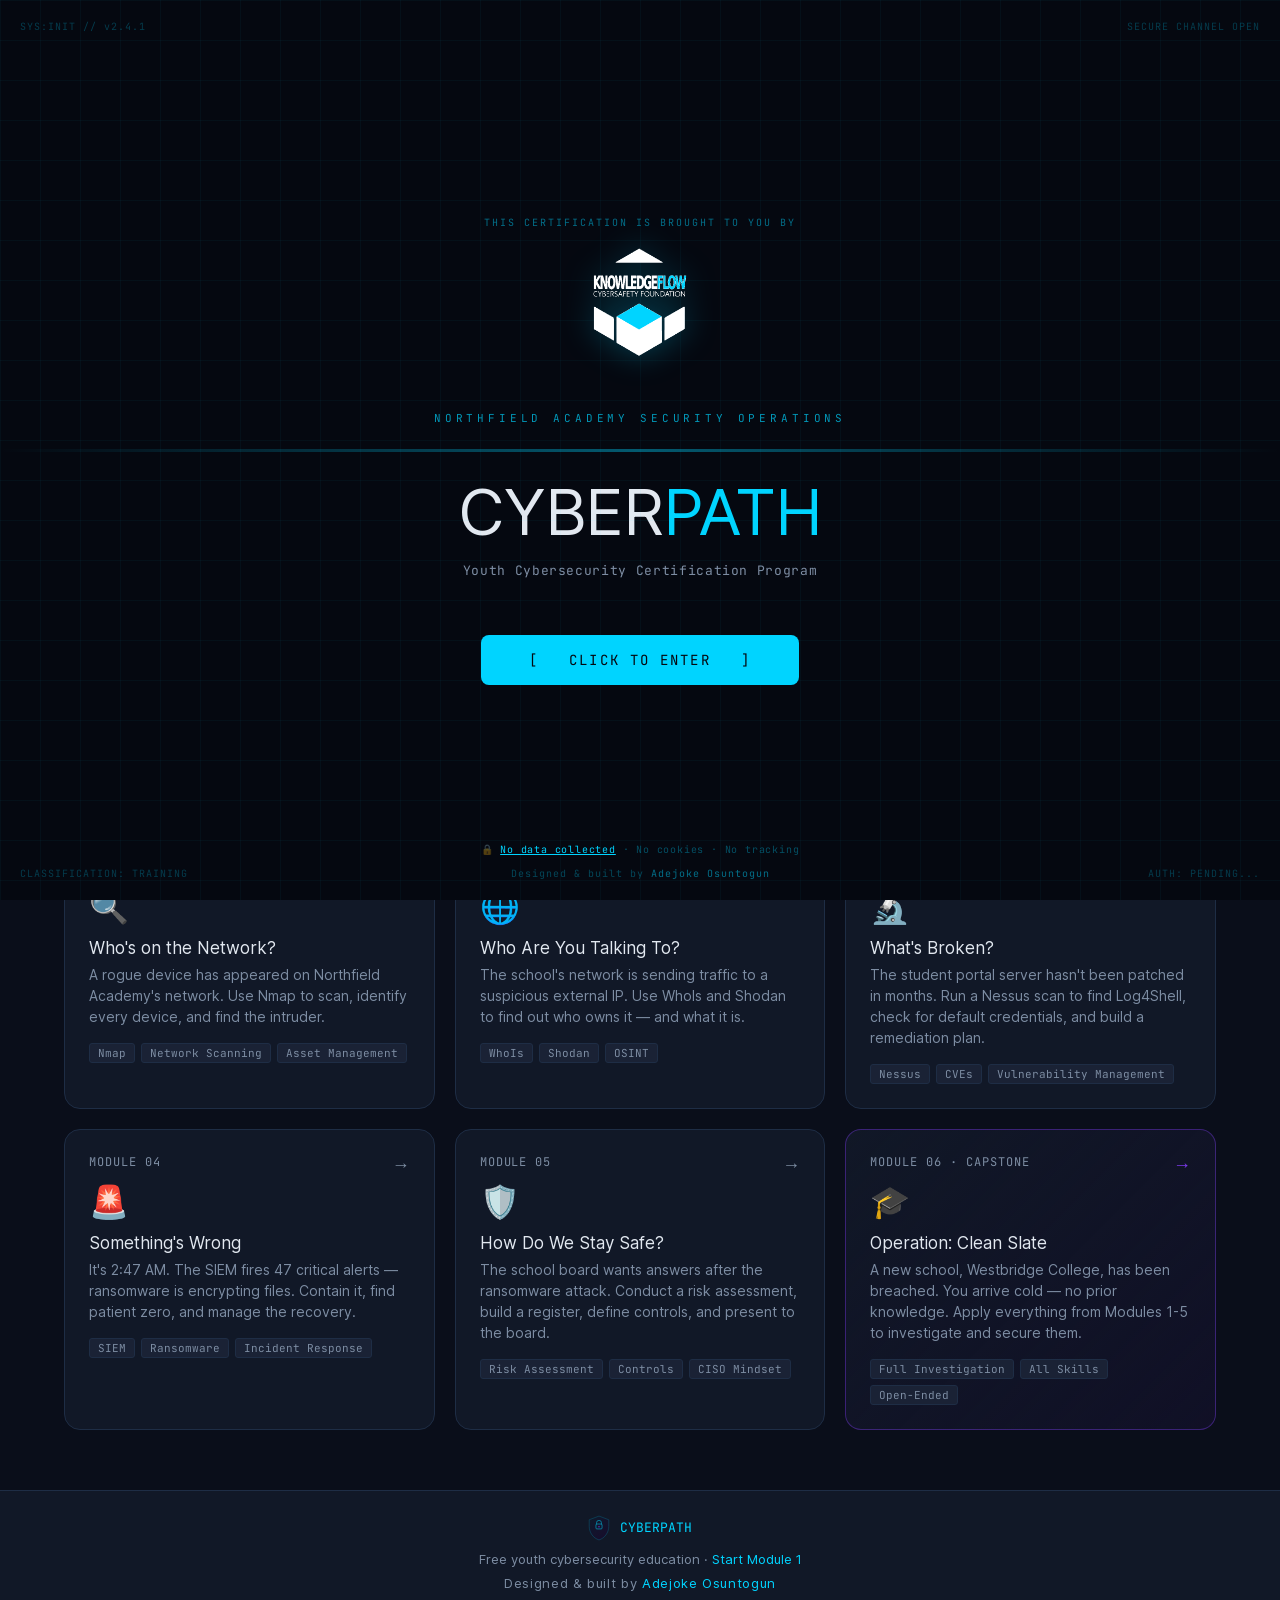
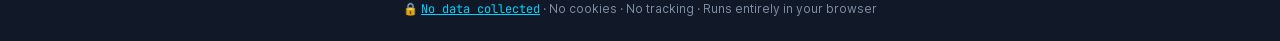
<file: index.html>
<!DOCTYPE html>
<html lang="en">
<head>
<meta charset="UTF-8">
<meta name="viewport" content="width=device-width, initial-scale=1.0">
<title>CyberPath — Youth Cybersecurity Certification</title>
<style>
  @import url('fonts/fonts.css');
  :root{--bg:#0a0e1a;--panel:#111827;--panel2:#1a2235;--border:#1e2d45;--accent:#00d4ff;--accent2:#7c3aed;--green:#10b981;--yellow:#f59e0b;--red:#ef4444;--text:#e2e8f0;--muted:#7d8da3;--mono:'JetBrains Mono',monospace;--sans:'Inter',sans-serif;}
  *{box-sizing:border-box;margin:0;padding:0;}
  body{background:var(--bg);color:var(--text);font-family:var(--sans);min-height:100vh;}

  /* ── SPLASH OVERLAY ─────────────────────────────────── */
  #splash{position:fixed;inset:0;z-index:9999;background:#050810;display:flex;flex-direction:column;align-items:center;justify-content:center;cursor:pointer;overflow:hidden;transition:opacity 1.5s ease;}
  #splash.hiding{opacity:0;pointer-events:none;}
  .splash-grid{position:absolute;inset:0;background-image:linear-gradient(rgba(0,212,255,.04) 1px,transparent 1px),linear-gradient(90deg,rgba(0,212,255,.04) 1px,transparent 1px);background-size:40px 40px;}
  @keyframes scanSplash{0%{transform:translateY(-100%);}100%{transform:translateY(100vh);}}
  .splash-scan{position:absolute;left:0;right:0;height:3px;background:linear-gradient(90deg,transparent,rgba(0,212,255,.4),transparent);animation:scanSplash 3s linear infinite;}
  .splash-logo{font-family:var(--mono);font-size:11px;letter-spacing:.35em;color:var(--accent);opacity:.7;margin-bottom:48px;text-transform:uppercase;}
  .splash-title{font-size:64px;font-weight:800;color:var(--text);letter-spacing:-.02em;margin-bottom:12px;text-align:center;}
  .splash-title span{color:var(--accent);}
  .splash-sub{font-family:var(--mono);font-size:13px;color:var(--muted);margin-bottom:56px;letter-spacing:.05em;}
  @keyframes enterPulse{0%,100%{opacity:1;box-shadow:0 0 0 0 rgba(0,212,255,.4);}50%{opacity:.75;box-shadow:0 0 0 12px rgba(0,212,255,0);}}
  .splash-enter{font-family:var(--mono);font-size:14px;font-weight:700;color:#050810;background:var(--accent);border:none;padding:16px 48px;border-radius:8px;cursor:pointer;letter-spacing:.15em;text-transform:uppercase;animation:enterPulse 2s ease-in-out infinite;}
  .splash-enter:hover{background:#fff;}
  .splash-corner{position:absolute;font-family:var(--mono);font-size:10px;color:rgba(0,212,255,.25);letter-spacing:.1em;}
  .splash-corner.tl{top:20px;left:20px;}
  .splash-corner.tr{top:20px;right:20px;}
  .splash-corner.bl{bottom:20px;left:20px;}
  .splash-corner.br{bottom:20px;right:20px;}
  @keyframes glitch{0%,90%,100%{transform:none;opacity:1;}92%{transform:translate(-2px,1px);opacity:.8;}94%{transform:translate(2px,-1px);opacity:.9;}96%{transform:translate(-1px,0);opacity:.85;}}
  .splash-title{animation:glitch 6s infinite;}

  /* ── SOUND TOGGLE ───────────────────────────────────── */
  .sound-toggle{position:fixed;top:16px;right:16px;z-index:100;background:var(--panel);border:1px solid var(--border);color:var(--muted);font-family:var(--mono);font-size:12px;padding:6px 12px;border-radius:6px;cursor:pointer;transition:all .2s;}
  .sound-toggle:hover{border-color:var(--accent);color:var(--accent);}

  /* ── HERO ───────────────────────────────────────────── */
  .hero{padding:80px 24px 60px;text-align:center;position:relative;overflow:hidden;}
  .hero::before{content:'';position:absolute;inset:0;background:radial-gradient(ellipse 80% 50% at 50% 0%,rgba(0,212,255,.08),transparent);pointer-events:none;}
  @keyframes scanLine{0%{top:-2px;}100%{top:100%;}}
  .hero::after{content:'';position:absolute;left:0;right:0;height:2px;background:linear-gradient(90deg,transparent,rgba(0,212,255,.15),transparent);animation:scanLine 4s linear infinite;pointer-events:none;}
  .hero-eyebrow{font-family:var(--mono);font-size:13px;color:var(--accent);letter-spacing:.15em;text-transform:uppercase;margin-bottom:16px;}
  .hero-title{font-size:52px;font-weight:800;line-height:1.1;margin-bottom:16px;}
  .hero-title span{background:linear-gradient(135deg,var(--accent),var(--accent2));-webkit-background-clip:text;-webkit-text-fill-color:transparent;background-clip:text;}
  .hero-sub{font-size:18px;color:#aebccf;max-width:560px;margin:0 auto 32px;line-height:1.6;}
  .hero-chips{display:flex;flex-wrap:wrap;gap:8px;justify-content:center;margin-bottom:40px;}
  .chip{background:var(--panel);border:1px solid var(--border);color:var(--muted);font-size:14px;padding:5px 14px;border-radius:99px;}
  .chip.green{border-color:rgba(16,185,129,.3);color:var(--green);}
  .hero-btns{display:flex;gap:12px;justify-content:center;flex-wrap:wrap;}
  .btn-primary{background:linear-gradient(135deg,var(--accent),var(--accent2));color:#fff;border:none;font-family:var(--mono);font-size:14px;font-weight:700;padding:14px 32px;border-radius:10px;cursor:pointer;text-decoration:none;display:inline-block;}
  .btn-secondary{background:transparent;color:var(--accent);border:1px solid rgba(0,212,255,.3);font-family:var(--mono);font-size:14px;font-weight:600;padding:14px 32px;border-radius:10px;cursor:pointer;text-decoration:none;display:inline-block;}

  /* ── SECTIONS ───────────────────────────────────────── */
  .section{padding:60px 24px;max-width:1200px;margin:0 auto;}
  .section-label{font-size:12px;font-weight:700;letter-spacing:.15em;color:var(--muted);text-transform:uppercase;margin-bottom:8px;}
  .section-title{font-size:28px;font-weight:700;margin-bottom:32px;}
  .modules-grid{display:grid;grid-template-columns:repeat(auto-fill,minmax(300px,1fr));gap:20px;}
  .module-card{background:var(--panel);border:1px solid var(--border);border-radius:16px;padding:24px;text-decoration:none;color:inherit;transition:all .25s;position:relative;display:block;}
  .module-card:hover{transform:translateY(-3px);border-color:var(--accent);}
  .module-card.capstone{border-color:rgba(124,58,237,.4);background:linear-gradient(135deg,var(--panel),rgba(124,58,237,.06));}
  .module-card.capstone:hover{border-color:var(--accent2);}
  .mc-number{font-family:var(--mono);font-size:12px;color:var(--muted);margin-bottom:12px;letter-spacing:.08em;}
  .mc-icon{font-size:32px;margin-bottom:12px;}
  .mc-title{font-size:17px;font-weight:700;color:var(--text);margin-bottom:6px;}
  .mc-sub{font-size:14px;color:var(--muted);line-height:1.5;margin-bottom:16px;}
  .mc-tags{display:flex;flex-wrap:wrap;gap:6px;}
  .mc-tag{background:var(--panel2);border:1px solid var(--border);color:var(--muted);font-family:var(--mono);font-size:11px;padding:2px 8px;border-radius:3px;}
  .mc-arrow{position:absolute;top:24px;right:24px;color:var(--muted);font-size:18px;transition:all .25s;}
  .module-card:hover .mc-arrow{color:var(--accent);transform:translateX(3px);}
  footer{background:var(--panel);border-top:1px solid var(--border);padding:24px;text-align:center;font-size:13px;color:var(--muted);}
  footer a{color:var(--accent);text-decoration:none;}

  @media(max-width:600px){
    .splash-title{font-size:38px;}
    .splash-enter{font-size:12px;padding:13px 28px;letter-spacing:.1em;}
    .splash-sub{font-size:11px;}
    .splash-logo{font-size:9px;}
    .hero-title{font-size:34px;}
    .hero-sub{font-size:15px;}
    .splash-corner{font-size:8px;}
    .hero-eyebrow{font-size:11px;}
  }
</style>
</head>
<body>

<!-- ── GAME SPLASH SCREEN ──────────────────────────────────────── -->
<div id="splash" onclick="enterSite()">
  <div class="splash-grid"></div>
  <div class="splash-scan"></div>
  <div class="splash-corner tl">SYS:INIT // v2.4.1</div>
  <div class="splash-corner tr">SECURE CHANNEL OPEN</div>
  <div class="splash-corner bl">CLASSIFICATION: TRAINING</div>
  <div class="splash-corner br">AUTH: PENDING...</div>
  <div style="position:absolute;bottom:20px;left:0;right:0;text-align:center;font-family:var(--mono);font-size:10px;color:rgba(0,212,255,.3);letter-spacing:.1em;">Designed &amp; built by <span style="color:rgba(0,212,255,.5);">Adejoke Osuntogun</span></div>
  <div style="position:absolute;bottom:44px;left:0;right:0;text-align:center;font-family:var(--mono);font-size:10px;letter-spacing:.08em;color:rgba(0,212,255,.35);">
    🔒 <button onclick="event.stopPropagation();document.getElementById('privacyModal').style.display='flex'" style="background:none;border:none;color:#00d4ff;font-size:10px;cursor:pointer;padding:0;font-family:var(--mono);letter-spacing:.08em;text-decoration:underline;">No data collected</button>
    · No cookies · No tracking
  </div>
  <div style="display:flex;flex-direction:column;align-items:center;margin-bottom:16px;gap:8px;">
    <div style="font-family:var(--mono);font-size:10px;color:rgba(0,212,255,.5);letter-spacing:.2em;text-transform:uppercase;">This certification is brought to you by</div>
    <img src="kf-logo-dark-bg.png" alt="KnowledgeFlow Cybersafety Foundation" style="height:130px;filter:drop-shadow(0 0 16px rgba(0,212,255,.3));">
  </div>
  <div style="height:28px;"></div>
  <div class="splash-logo">Northfield Academy Security Operations</div>
  <div class="splash-title">CYBER<span>PATH</span></div>
  <div class="splash-sub">Youth Cybersecurity Certification Program</div>
  <button class="splash-enter">[ &nbsp; CLICK TO ENTER &nbsp; ]</button>
</div>

<!-- ── SOUND TOGGLE ────────────────────────────────────────────── -->
<button class="sound-toggle" id="soundToggle" onclick="toggleSound()">🔊 Sound ON</button>

<!-- ── HOMEPAGE CONTENT ────────────────────────────────────────── -->
<div class="hero">
  <div style="margin-bottom:24px;">
    <img src="kf-logo-dark-bg.png" alt="KnowledgeFlow Cybersafety Foundation" style="height:120px;">
  </div>
  <div class="hero-eyebrow">🛡️ Free · Browser-Based · No Install Required</div>
  <h1 class="hero-title">Learn <span>Cybersecurity</span><br>by Doing It</h1>
  <p class="hero-sub">A hands-on program for ages 14-17. Six real-world investigations using the same tools professionals use — Nmap, Nessus, Shodan, SIEM — all in a safe, sandboxed browser environment.</p>
  <div class="hero-chips">
    <div class="chip">✓ No install needed</div>
    <div class="chip">✓ Works on any device • Best on desktop/laptop or tablet in landscape mode</div>
    <div class="chip">6 modules · ~45 min each</div>
    <div class="chip">Ages 14-17</div>
    <div class="chip">100% free</div>
  </div>
  <div class="hero-btns">
    <a href="module1_cyber_lab.html" class="btn-primary">Start Module 1 → (or pick any module below)</a>
    
  </div>
</div>

<div class="section">

  <div class="section-label">The Program</div>
  <div class="section-title">Six Real-World Investigations</div>

  <div class="modules-grid">
    <a href="module1_cyber_lab.html" class="module-card">
      <div class="mc-number">MODULE 01</div>
      <div class="mc-icon">🔍</div>
      <div class="mc-title">Who's on the Network?</div>
      <div class="mc-sub">A rogue device has appeared on Northfield Academy's network. Use Nmap to scan, identify every device, and find the intruder.</div>
      <div class="mc-tags"><span class="mc-tag">Nmap</span><span class="mc-tag">Network Scanning</span><span class="mc-tag">Asset Management</span></div>
      <div class="mc-arrow">→</div>
    </a>

    <a href="module2_cyber_lab.html" class="module-card">
      <div class="mc-number">MODULE 02</div>
      <div class="mc-icon">🌐</div>
      <div class="mc-title">Who Are You Talking To?</div>
      <div class="mc-sub">The school's network is sending traffic to a suspicious external IP. Use WhoIs and Shodan to find out who owns it — and what it is.</div>
      <div class="mc-tags"><span class="mc-tag">WhoIs</span><span class="mc-tag">Shodan</span><span class="mc-tag">OSINT</span></div>
      <div class="mc-arrow">→</div>
    </a>

    <a href="module3_cyber_lab.html" class="module-card">
      <div class="mc-number">MODULE 03</div>
      <div class="mc-icon">🔬</div>
      <div class="mc-title">What's Broken?</div>
      <div class="mc-sub">The student portal server hasn't been patched in months. Run a Nessus scan to find Log4Shell, check for default credentials, and build a remediation plan.</div>
      <div class="mc-tags"><span class="mc-tag">Nessus</span><span class="mc-tag">CVEs</span><span class="mc-tag">Vulnerability Management</span></div>
      <div class="mc-arrow">→</div>
    </a>

    <a href="module4_cyber_lab.html" class="module-card">
      <div class="mc-number">MODULE 04</div>
      <div class="mc-icon">🚨</div>
      <div class="mc-title">Something's Wrong</div>
      <div class="mc-sub">It's 2:47 AM. The SIEM fires 47 critical alerts — ransomware is encrypting files. Contain it, find patient zero, and manage the recovery.</div>
      <div class="mc-tags"><span class="mc-tag">SIEM</span><span class="mc-tag">Ransomware</span><span class="mc-tag">Incident Response</span></div>
      <div class="mc-arrow">→</div>
    </a>

    <a href="module5_cyber_lab.html" class="module-card">
      <div class="mc-number">MODULE 05</div>
      <div class="mc-icon">🛡️</div>
      <div class="mc-title">How Do We Stay Safe?</div>
      <div class="mc-sub">The school board wants answers after the ransomware attack. Conduct a risk assessment, build a register, define controls, and present to the board.</div>
      <div class="mc-tags"><span class="mc-tag">Risk Assessment</span><span class="mc-tag">Controls</span><span class="mc-tag">CISO Mindset</span></div>
      <div class="mc-arrow">→</div>
    </a>

    <a href="module6_cyber_lab.html" class="module-card capstone">
      <div class="mc-number">MODULE 06 · CAPSTONE</div>
      <div class="mc-icon">🎓</div>
      <div class="mc-title">Operation: Clean Slate</div>
      <div class="mc-sub">A new school, Westbridge College, has been breached. You arrive cold — no prior knowledge. Apply everything from Modules 1-5 to investigate and secure them.</div>
      <div class="mc-tags"><span class="mc-tag">Full Investigation</span><span class="mc-tag">All Skills</span><span class="mc-tag">Open-Ended</span></div>
      <div class="mc-arrow" style="color:var(--accent2)">→</div>
    </a>
  </div>
</div>

<footer>
  <div style="margin-bottom:10px;">
    <svg width="22" height="26" viewBox="0 0 72 82" fill="none" xmlns="http://www.w3.org/2000/svg" style="vertical-align:middle;margin-right:6px;opacity:.8">
      <path d="M36 2L4 14v22c0 20 13.6 38.7 32 44 18.4-5.3 32-24 32-44V14L36 2z" fill="url(#sfg)" stroke="rgba(0,212,255,.5)" stroke-width="1.5"/>
      <defs><linearGradient id="sfg" x1="4" y1="2" x2="68" y2="80" gradientUnits="userSpaceOnUse"><stop offset="0%" stop-color="#0d1b2e"/><stop offset="100%" stop-color="#1a0a2e"/></linearGradient></defs>
      <rect x="26" y="28" width="20" height="16" rx="3" fill="none" stroke="#00d4ff" stroke-width="2"/>
      <path d="M28 28v-4a8 8 0 0 1 16 0v4" fill="none" stroke="#00d4ff" stroke-width="2" stroke-linecap="round"/>
      <circle cx="36" cy="37" r="2.5" fill="#7c3aed"/>
    </svg>
    <strong style="color:var(--accent);font-family:var(--mono)">CYBERPATH</strong>
  </div>
  <div style="margin-bottom:8px;">Free youth cybersecurity education · <a href="module1_cyber_lab.html">Start Module 1</a></div>
  <div style="font-size:13px;color:var(--muted);letter-spacing:.05em;">Designed &amp; built by <span style="color:var(--accent);font-weight:600;">Adejoke Osuntogun</span></div>
  <div style="margin-top:10px;font-size:12px;color:var(--muted);">
    🔒 <button onclick="document.getElementById('privacyModal').style.display='flex'" style="background:none;border:none;color:var(--accent);font-size:12px;cursor:pointer;padding:0;font-family:var(--mono);text-decoration:underline;">No data collected</button>
    · No cookies · No tracking · Runs entirely in your browser
  </div>
</footer>

<!-- Privacy Modal -->
<div id="privacyModal" style="display:none;position:fixed;inset:0;background:rgba(0,0,0,.75);z-index:9999;align-items:center;justify-content:center;">
  <div style="background:#0d1b2e;border:1px solid rgba(0,212,255,.3);border-radius:14px;padding:32px 36px;max-width:460px;width:90%;font-family:'Segoe UI',sans-serif;position:relative;">
    <button onclick="document.getElementById('privacyModal').style.display='none'" style="position:absolute;top:14px;right:18px;background:none;border:none;color:var(--muted);font-size:20px;cursor:pointer;">✕</button>
    <div style="font-size:18px;font-weight:700;color:var(--accent);margin-bottom:16px;">🔒 Privacy Notice</div>
    <p style="color:#c8d6e5;font-size:14px;line-height:1.7;margin:0 0 12px;">CyberPath collects <strong style="color:#fff;">no personal data</strong> of any kind.</p>
    <ul style="color:#c8d6e5;font-size:14px;line-height:1.9;margin:0 0 16px;padding-left:20px;">
      <li>No accounts, names, or personal information</li>
      <li>No cookies or browser storage</li>
      <li>No tracking or analytics</li>
      <li>No data sent to any server</li>
      <li>All activity runs locally in your browser</li>
    </ul>
    <p style="color:var(--muted);font-size:12px;margin:0;">This tool is safe for use with students of all ages, including minors.</p>
  </div>
</div>

<script>
// ═══════════════════════════════════════════════════════════
//  CYBERPATH — AUDIO ENGINE
// ═══════════════════════════════════════════════════════════
let AC = null;         // AudioContext
let soundOn = true;
let ambient = null;    // ambient node bundle
let blipTimer = null;

function ctx() {
  if (!AC) AC = new (window.AudioContext || window.webkitAudioContext)();
  if (AC.state === 'suspended') AC.resume();
  return AC;
}

// ── Short SFX ────────────────────────────────────────────────────
function tone(freq, dur, type, vol, t) {
  if (!soundOn) return;
  const c = ctx(), o = c.createOscillator(), g = c.createGain();
  const start = t || c.currentTime;
  o.type = type || 'sine';
  o.frequency.value = freq;
  g.gain.setValueAtTime(vol || 0.06, start);
  g.gain.exponentialRampToValueAtTime(0.001, start + dur);
  o.connect(g); g.connect(c.destination);
  o.start(start); o.stop(start + dur + 0.01);
}

function sfxHover() {
  tone(880, 0.055, 'sine', 0.045);
}

function sfxClick() {
  if (!soundOn) return;
  const c = ctx(), o = c.createOscillator(), g = c.createGain();
  o.type = 'sine';
  o.frequency.setValueAtTime(700, c.currentTime);
  o.frequency.exponentialRampToValueAtTime(200, c.currentTime + 0.2);
  g.gain.setValueAtTime(0.09, c.currentTime);
  g.gain.exponentialRampToValueAtTime(0.001, c.currentTime + 0.22);
  o.connect(g); g.connect(c.destination);
  o.start(); o.stop(c.currentTime + 0.25);
}

function sfxCapstoneHover() {
  tone(1047, 0.05, 'sine', 0.04);
  setTimeout(() => tone(1319, 0.05, 'sine', 0.028), 45);
}

// ── Boot sequence (plays when entering) ──────────────────────────
function sfxBoot() {
  if (!soundOn) return;
  const notes = [220, 330, 440, 587, 880, 1047];
  notes.forEach((f, i) => setTimeout(() => tone(f, 0.12, 'square', 0.05), i * 80));
}

// ── Ambient background music ──────────────────────────────────────
//   Starts immediately after enterSite() click — plays until toggle off
function startAmbient() {
  if (ambient || !soundOn) return;
  const c = ctx();

  // Master output
  const master = c.createGain();
  master.gain.setValueAtTime(0, c.currentTime);
  master.gain.linearRampToValueAtTime(0.4, c.currentTime + 4); // slow fade in
  master.connect(c.destination);

  // ── Bass drone: 55hz + 82hz (power fifth, A1+E2)
  function makeDrone(freq, vol, detune) {
    const o = c.createOscillator(), g = c.createGain();
    o.type = 'sine';
    o.frequency.value = freq;
    if (detune) o.detune.value = detune;
    g.gain.value = vol;
    o.connect(g); g.connect(master);
    o.start();
    return o;
  }
  const d1 = makeDrone(55,  0.55, 0);
  const d2 = makeDrone(82.4, 0.3, 3);   // slight detune = warmth
  const d3 = makeDrone(110, 0.15, -2);  // octave above, quieter

  // ── Slow LFO breathing (0.06hz = ~17 sec cycle)
  const lfo = c.createOscillator();
  lfo.type = 'sine';
  lfo.frequency.value = 0.06;
  const lfoG = c.createGain();
  lfoG.gain.value = 0.07;
  lfo.connect(lfoG);
  lfoG.connect(master.gain);
  lfo.start();

  // ── Server-room noise (bandpass filtered white noise)
  const bufLen = c.sampleRate * 3;
  const buf = c.createBuffer(1, bufLen, c.sampleRate);
  const data = buf.getChannelData(0);
  for (let i = 0; i < bufLen; i++) data[i] = Math.random() * 2 - 1;
  const ns = c.createBufferSource();
  ns.buffer = buf; ns.loop = true;
  const bpf = c.createBiquadFilter();
  bpf.type = 'bandpass'; bpf.frequency.value = 600; bpf.Q.value = 0.8;
  const nsG = c.createGain(); nsG.gain.value = 0.05;
  ns.connect(bpf); bpf.connect(nsG); nsG.connect(master);
  ns.start();

  // ── Subtle rhythmic arpeggio (A minor: A C E G)
  const arpNotes = [220, 261.6, 329.6, 392, 440, 523];
  let arpStep = 0;
  const arpInterval = setInterval(() => {
    if (!soundOn || !ambient) { clearInterval(arpInterval); return; }
    const f = arpNotes[arpStep % arpNotes.length];
    tone(f, 0.18, 'sine', 0.018);
    arpStep++;
  }, 480); // ~125bpm sixteenth notes feel

  // ── Random data blips (network chatter)
  function scheduleBlip() {
    if (!ambient) return;
    blipTimer = setTimeout(() => {
      if (soundOn && ambient) {
        const blipFreqs = [440, 523, 659, 784, 1047, 1175];
        const f = blipFreqs[Math.floor(Math.random() * blipFreqs.length)];
        tone(f, 0.035 + Math.random() * 0.05, 'square', 0.02);
        if (Math.random() > 0.55) setTimeout(() => tone(f * 1.5, 0.03, 'square', 0.013), 70);
      }
      scheduleBlip();
    }, 1500 + Math.random() * 4500);
  }
  scheduleBlip();

  ambient = { d1, d2, d3, lfo, ns, master, arpInterval };
}

function stopAmbient() {
  if (blipTimer) { clearTimeout(blipTimer); blipTimer = null; }
  if (!ambient) return;
  try {
    const c = ctx();
    ambient.master.gain.linearRampToValueAtTime(0, c.currentTime + 1);
    const snap = ambient;
    setTimeout(() => {
      try { snap.d1.stop(); snap.d2.stop(); snap.d3.stop(); snap.lfo.stop(); snap.ns.stop(); } catch(e){}
      clearInterval(snap.arpInterval);
    }, 1100);
  } catch(e) {}
  ambient = null;
}

// ── Toggle ────────────────────────────────────────────────────────
function toggleSound() {
  soundOn = !soundOn;
  document.getElementById('soundToggle').textContent = soundOn ? '🔊 Sound ON' : '🔇 Sound OFF';
  soundOn ? startAmbient() : stopAmbient();
}

// ── Enter site ────────────────────────────────────────────────────
function enterSite() {
  const splash = document.getElementById('splash');
  splash.classList.add('hiding');
  setTimeout(() => splash.remove(), 1600);

  // Boot sequence then ambient
  sfxBoot();
  setTimeout(startAmbient, 700);
}

// ── Auto-skip splash when returning from a module ─────────────────
if(new URLSearchParams(location.search).get('skip')==='1'){
  document.addEventListener('DOMContentLoaded',()=>{
    const splash=document.getElementById('splash');
    if(splash){splash.style.display='none';}
    // Restart ambient sound on first interaction (browser requires user gesture)
    function onReturn(){
      sfxBoot();
      setTimeout(startAmbient, 700);
      document.removeEventListener('mouseenter', onReturn, {capture:true});
      document.removeEventListener('touchstart', onReturn, {capture:true});
    }
    document.addEventListener('mouseenter', onReturn, {once:true, capture:true});
    document.addEventListener('touchstart', onReturn, {once:true, capture:true});
  });
}

// ── Attach interaction sounds ─────────────────────────────────────
document.addEventListener('DOMContentLoaded', () => {
  document.querySelectorAll('.module-card').forEach(card => {
    const isCap = card.classList.contains('capstone');
    card.addEventListener('mouseenter', () => { isCap ? sfxCapstoneHover() : sfxHover(); });
    card.addEventListener('click', sfxClick);
  });

  document.querySelectorAll('.btn-primary, .btn-secondary').forEach(btn => {
    btn.addEventListener('mouseenter', sfxHover);
    btn.addEventListener('click', sfxClick);
  });

  document.querySelectorAll('.chip').forEach(chip => {
    chip.addEventListener('mouseenter', () => { if (soundOn) tone(600, 0.04, 'sine', 0.022); });
  });
});
</script>
</body>
</html>
</file>
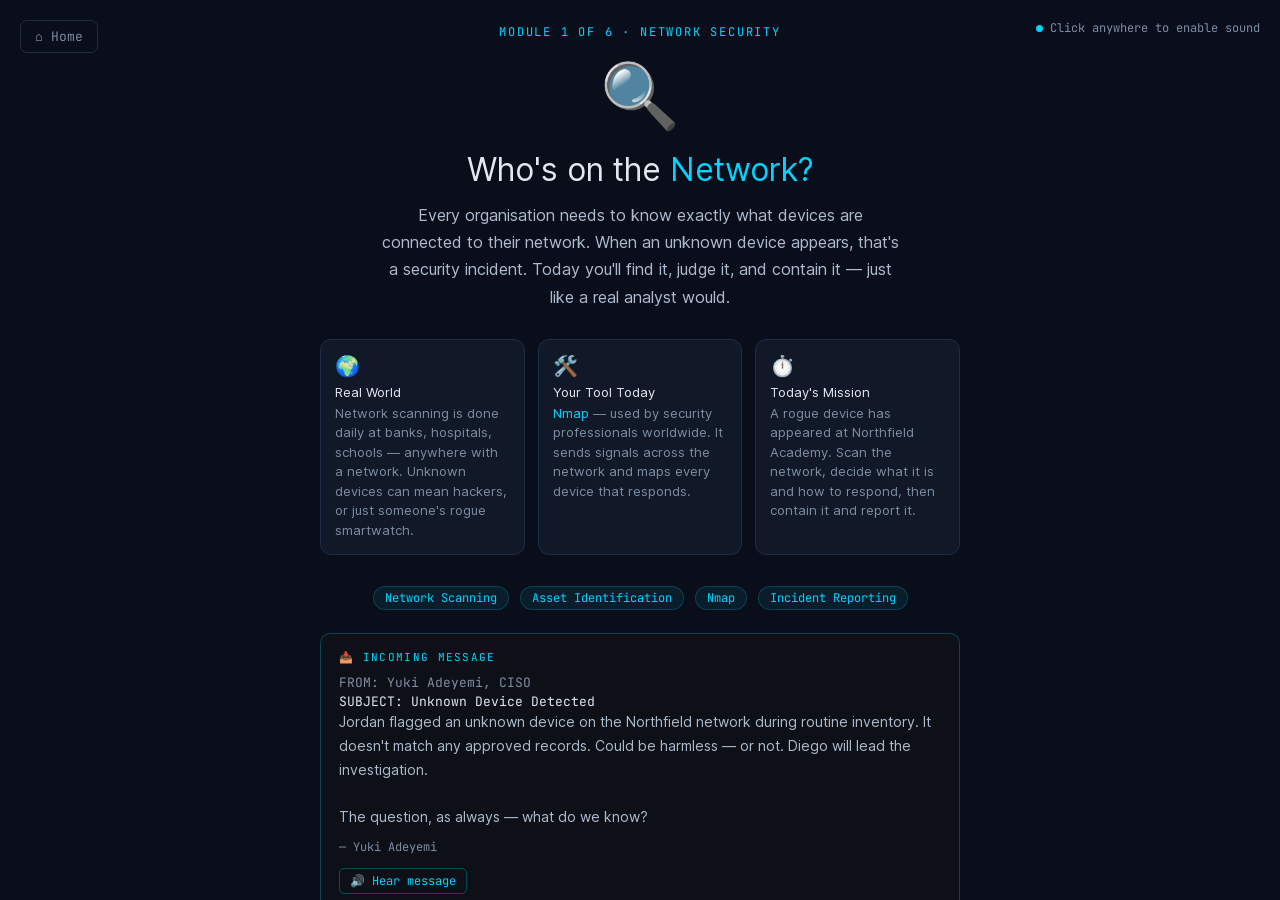
<file: module1_cyber_lab.html>
<!DOCTYPE html>
<html lang="en">
<head>
<meta charset="UTF-8">
<meta name="viewport" content="width=device-width, initial-scale=1.0">
<title>CyberPath: Module 1 — Who's on the Network?</title>
<style>
  @import url('../fonts/fonts.css');
  :root{--bg:#0a0e1a;--panel:#111827;--panel2:#1a2235;--border:#1e2d45;--accent:#00d4ff;--accent2:#7c3aed;--green:#10b981;--yellow:#f59e0b;--red:#ef4444;--text:#e2e8f0;--muted:#7d8da3;--mono:'JetBrains Mono',monospace;--sans:'Inter',sans-serif;}
  *{box-sizing:border-box;margin:0;padding:0;}
  body{background:var(--bg);color:var(--text);font-family:var(--sans);height:100vh;overflow:hidden;display:flex;flex-direction:column;}
  nav{background:var(--panel);border-bottom:1px solid var(--border);padding:0 24px;height:56px;display:flex;align-items:center;justify-content:space-between;flex-shrink:0;}
  .nav-logo{font-family:var(--mono);font-weight:700;font-size:16px;color:var(--accent);}
  .nav-logo span{color:var(--text);}
  .nav-meta{display:flex;align-items:center;gap:20px;font-size:14px;color:var(--muted);}
  .badge{background:var(--accent2);color:#fff;font-size:12px;font-weight:600;padding:2px 8px;border-radius:99px;}
  .progress-bar-wrap{width:120px;height:6px;background:var(--border);border-radius:99px;overflow:hidden;}
  .progress-bar-fill{height:100%;background:linear-gradient(90deg,var(--accent),var(--accent2));border-radius:99px;transition:width .5s ease;width:0%;}
  .sound-toggle{background:transparent;border:1px solid var(--border);color:var(--muted);font-size:14px;padding:4px 9px;border-radius:6px;cursor:pointer;line-height:1;}
  .sound-toggle:hover{border-color:var(--accent);color:var(--accent);}
  .back-btn{background:transparent;border:1px solid var(--border);color:var(--muted);font-family:var(--mono);font-size:13px;padding:4px 12px;border-radius:6px;text-decoration:none;transition:all .2s;cursor:pointer;line-height:1;}
  .back-btn:hover{border-color:var(--accent);color:var(--accent);}
  .layout{display:grid;grid-template-columns:300px 1fr 260px;grid-template-rows:1fr;flex:1;overflow:hidden;height:calc(100vh - 56px);min-height:0;}
  .sidebar{background:var(--panel);border-right:1px solid var(--border);display:flex;flex-direction:column;overflow-y:auto;position:sticky;top:0;align-self:start;height:calc(100vh - 56px);min-height:0;}
  .sidebar-section{padding:20px;border-bottom:1px solid var(--border);}
  .sidebar-label{font-size:11px;font-weight:700;letter-spacing:.12em;color:var(--muted);text-transform:uppercase;margin-bottom:11px;}
  .scenario-title{font-size:15px;font-weight:700;color:var(--accent);margin-bottom:8px;line-height:1.3;}
  .scenario-text{font-size:14px;color:#aebccf;line-height:1.6;}
  .scenario-text strong{color:var(--text);}
  .obj-list{list-style:none;}
  .obj-item{display:flex;align-items:flex-start;gap:11px;padding:8px 0;font-size:14px;color:#aebccf;border-bottom:1px solid var(--border);transition:color .3s;}
  .obj-item:last-child{border-bottom:none;}
  .obj-item.done{color:var(--green);}
  .obj-check{width:18px;height:18px;border:2px solid var(--border);border-radius:4px;display:flex;align-items:center;justify-content:center;flex-shrink:0;margin-top:1px;transition:all .3s;font-size:12px;}
  .obj-item.done .obj-check{background:var(--green);border-color:var(--green);color:#fff;}
  .hint-btn{width:100%;background:transparent;border:1px solid var(--border);color:var(--yellow);font-family:var(--mono);font-size:13px;padding:8px 13px;border-radius:6px;cursor:pointer;text-align:left;transition:all .2s;}
  .hint-btn:hover{background:rgba(245,158,11,.08);border-color:var(--yellow);}
  .hint-text{margin-top:11px;font-size:13px;color:#fbbf24;background:rgba(245,158,11,.06);border:1px solid rgba(245,158,11,.2);border-radius:6px;padding:11px;line-height:1.6;display:none;}
  .hint-text.visible{display:block;}
  .terminal-wrap{display:flex;flex-direction:column;overflow:hidden;min-height:0;}
  .terminal-header{background:var(--panel2);border-bottom:1px solid var(--border);padding:11px 18px;display:flex;align-items:center;gap:11px;flex-shrink:0;}
  .terminal-dots{display:flex;gap:6px;}
  .dot{width:13px;height:13px;border-radius:50%;}
  .dot.red{background:#ff5f56}.dot.yellow{background:#ffbd2e}.dot.green{background:#27c93f}
  .terminal-title{font-family:var(--mono);font-size:13px;color:var(--muted);margin-left:4px;}
  .terminal-output{flex:1;min-height:0;overflow-y:auto;padding:18px 20px;font-family:var(--mono);font-size:14px;line-height:1.7;}
  .terminal-output::-webkit-scrollbar{width:6px;}
  .terminal-output::-webkit-scrollbar-thumb{background:var(--border);border-radius:3px;}
  .t-line{margin-bottom:2px;}
  .t-prompt{color:var(--accent)}.t-cmd{color:var(--text)}
  .t-out{color:#aebccf;white-space:pre}
  .t-out.highlight{color:var(--green)}.t-out.warn{color:var(--yellow)}.t-out.error{color:var(--red)}.t-out.accent{color:var(--accent)}
  .t-system{color:var(--accent2);font-size:13px;padding:6px 0;border-left:2px solid var(--accent2);padding-left:11px;margin:6px 0;}
  .t-info{color:var(--accent);background:rgba(0,212,255,.05);border:1px solid rgba(0,212,255,.15);border-radius:6px;padding:11px 14px;margin:8px 0;line-height:1.6;font-family:var(--sans);font-size:14px;}
  .t-info strong{font-family:var(--mono);color:var(--text);}
  .wos-box{background:rgba(124,58,237,.06);border:1px solid rgba(124,58,237,.25);border-radius:8px;padding:13px 14px;margin:11px 0;font-family:var(--sans);font-size:13px;line-height:1.7;color:#c4b5fd;}
  .wos-box strong{color:#a78bfa;}
  .wos-title{font-size:11px;font-weight:700;letter-spacing:.1em;text-transform:uppercase;color:#7c3aed;margin-bottom:6px;}
  .obj-explainer{background:rgba(16,185,129,.05);border:1px solid rgba(16,185,129,.2);border-radius:8px;padding:13px 14px;margin:11px 0;font-family:var(--sans);font-size:14px;line-height:1.7;color:#6ee7b7;}
  .obj-explainer strong{color:var(--green);}
  .obj-explainer-title{font-size:11px;font-weight:700;letter-spacing:.1em;text-transform:uppercase;color:var(--green);margin-bottom:6px;}
  .terminal-input-row{display:flex;align-items:center;padding:13px 20px;border-top:1px solid var(--border);background:var(--panel2);gap:8px;flex-shrink:0;}
  .terminal-prompt-label{font-family:var(--mono);font-size:14px;color:var(--accent);white-space:nowrap;}
  .terminal-input{flex:1;background:transparent;border:none;outline:none;color:var(--text);font-family:var(--mono);font-size:14px;caret-color:var(--accent);}
  .run-btn{background:var(--accent);color:var(--bg);border:none;font-family:var(--mono);font-size:13px;font-weight:700;padding:6px 14px;border-radius:5px;cursor:pointer;}
  .assistant-panel{background:var(--panel);border-left:1px solid var(--border);display:flex;flex-direction:column;overflow:hidden;position:sticky;top:0;align-self:start;height:calc(100vh - 56px);min-height:0;}
  .assistant-header{padding:16px 18px;border-bottom:1px solid var(--border);display:flex;align-items:center;gap:11px;flex-shrink:0;}
  .assistant-avatar{width:32px;height:32px;background:linear-gradient(135deg,var(--accent),var(--accent2));border-radius:8px;display:flex;align-items:center;justify-content:center;font-size:16px;flex-shrink:0;}
  .assistant-name{font-size:14px;font-weight:600;color:var(--text);}
  .assistant-role{font-size:12px;color:var(--muted);}
  .online-dot{width:7px;height:7px;background:var(--green);border-radius:50%;margin-left:auto;box-shadow:0 0 6px var(--green);}
  .assistant-messages{flex:1;min-height:0;overflow-y:auto;padding:14px;display:flex;flex-direction:column;gap:11px;}
  .msg{background:var(--panel2);border:1px solid var(--border);border-radius:11px;padding:11px 13px;font-size:14px;color:#aebccf;line-height:1.6;animation:fadeUp .3s ease;}
  .msg strong{color:var(--text);}
  .msg code{background:rgba(0,212,255,.1);color:var(--accent);font-family:var(--mono);font-size:12px;padding:1px 5px;border-radius:3px;}
  .msg.celebrate{border-color:rgba(16,185,129,.3);background:rgba(16,185,129,.06);color:var(--green);}
  @keyframes fadeUp{from{opacity:0;transform:translateY(8px)}to{opacity:1;transform:translateY(0)}}
  .tools-ref{padding:14px;border-top:1px solid var(--border);flex-shrink:0;}
  .tools-label{font-size:11px;font-weight:700;letter-spacing:.1em;color:var(--muted);text-transform:uppercase;margin-bottom:8px;}
  .tool-chip{display:inline-block;background:var(--panel2);border:1px solid var(--border);color:var(--accent);font-family:var(--mono);font-size:12px;padding:3px 8px;border-radius:4px;margin:3px 3px 3px 0;cursor:pointer;transition:all .2s;}
  .tool-chip:hover{background:rgba(0,212,255,.08);border-color:var(--accent);}
  .overview-modal{position:fixed;inset:0;background:var(--bg);z-index:300;display:flex;align-items:flex-start;justify-content:center;padding:24px;overflow-y:auto;}
  .overview-box{max-width:640px;width:100%;text-align:center;}
  .ov-badge{font-family:var(--mono);font-size:12px;color:var(--accent);letter-spacing:.15em;text-transform:uppercase;margin-bottom:16px;}
  .ov-icon{font-size:64px;margin-bottom:16px;}
  .ov-title{font-size:32px;font-weight:800;margin-bottom:13px;}
  .ov-title span{color:var(--accent);}
  .ov-hook{font-size:16px;color:#aebccf;line-height:1.7;margin-bottom:28px;max-width:520px;margin-left:auto;margin-right:auto;}
  .ov-cards{display:grid;grid-template-columns:repeat(3,1fr);gap:13px;margin-bottom:28px;text-align:left;}
  .ov-card{background:var(--panel);border:1px solid var(--border);border-radius:11px;padding:14px;}
  .ov-card-icon{font-size:20px;margin-bottom:6px;}
  .ov-card-title{font-size:13px;font-weight:700;color:var(--text);margin-bottom:4px;}
  .ov-card-text{font-size:13px;color:var(--muted);line-height:1.5;}
  .ov-skill{display:inline-block;background:rgba(0,212,255,.08);border:1px solid rgba(0,212,255,.2);color:var(--accent);font-family:var(--mono);font-size:12px;padding:3px 11px;border-radius:99px;margin:3px;}
  .audio-hint{position:absolute;top:20px;right:20px;font-family:var(--mono);font-size:12px;color:var(--muted);display:flex;align-items:center;gap:7px;opacity:1;transition:opacity .5s;}
  .audio-hint-dot{width:7px;height:7px;border-radius:50%;background:var(--accent);animation:hintPulse 1.4s ease-in-out infinite;}
  @keyframes hintPulse{0%,100%{opacity:.3;transform:scale(1);}50%{opacity:1;transform:scale(1.3);}}
  .ov-back-btn{position:absolute;top:20px;left:20px;background:transparent;border:1px solid var(--border);color:var(--muted);font-family:var(--mono);font-size:13px;padding:7px 14px;border-radius:7px;cursor:pointer;transition:color .2s,border-color .2s;}
  .ov-back-btn:hover{color:var(--accent);border-color:var(--accent);}
  .ov-btn{background:linear-gradient(135deg,var(--accent),var(--accent2));color:#fff;border:none;font-family:var(--mono);font-size:14px;font-weight:700;padding:14px 40px;border-radius:11px;cursor:pointer;margin-top:8px;}
  .incoming-msg{background:#0d1117;border:1px solid rgba(0,212,255,.25);border-radius:10px;padding:16px 18px;margin-bottom:22px;text-align:left;font-family:var(--mono);font-size:13px;}
  .incoming-header{color:var(--accent);font-weight:700;font-size:11px;letter-spacing:.12em;text-transform:uppercase;margin-bottom:10px;display:flex;align-items:center;gap:8px;}
  .incoming-from{color:var(--muted);margin-bottom:2px;}<br>  .incoming-subject{color:var(--text);font-weight:600;margin-bottom:10px;}
  .incoming-body{color:#aebccf;line-height:1.7;font-family:var(--sans);font-size:14px;}
  .incoming-sig{color:var(--muted);margin-top:8px;font-family:var(--mono);font-size:12px;}
  .incoming-play{background:transparent;border:1px solid rgba(0,212,255,.3);color:var(--accent);font-family:var(--mono);font-size:12px;padding:4px 10px;border-radius:5px;cursor:pointer;margin-top:10px;transition:all .2s;}
  .incoming-play:hover{background:rgba(0,212,255,.08);border-color:var(--accent);}
  .join-modal{position:fixed;inset:0;background:rgba(10,14,26,.95);z-index:200;display:flex;align-items:center;justify-content:center;}
  .join-box{background:var(--panel);border:1px solid var(--border);border-radius:16px;padding:40px;text-align:center;max-width:400px;width:100%;}
  .join-title{font-size:22px;font-weight:700;color:var(--accent);font-family:var(--mono);margin-bottom:8px;}
  .join-sub{font-size:14px;color:var(--muted);margin-bottom:24px;line-height:1.6;}
  .join-input{width:100%;background:var(--panel2);border:1px solid var(--border);color:var(--text);font-family:var(--mono);font-size:16px;padding:13px;border-radius:8px;text-align:center;outline:none;margin-bottom:11px;letter-spacing:.1em;}
  .join-input:focus{border-color:var(--accent);}
  .join-name{width:100%;background:var(--panel2);border:1px solid var(--border);color:var(--text);font-family:var(--sans);font-size:14px;padding:13px;border-radius:8px;text-align:center;outline:none;margin-bottom:16px;}
  .join-name:focus{border-color:var(--accent);}
  .join-btn{width:100%;background:var(--accent);color:var(--bg);border:none;font-family:var(--mono);font-size:14px;font-weight:700;padding:13px;border-radius:8px;cursor:pointer;}
  .join-skip{font-size:13px;color:var(--muted);margin-top:13px;cursor:pointer;text-decoration:underline;}
  .celebration{display:none;position:fixed;inset:0;background:rgba(10,14,26,.92);z-index:100;}
  .celebration.show{display:flex;align-items:center;justify-content:center;padding:20px;}
  .celebration-inner{max-width:640px;width:100%;max-height:88vh;overflow-y:auto;padding:32px 24px;text-align:center;border-radius:14px;scrollbar-width:none;}
  .celebration-inner::-webkit-scrollbar{display:none;}
  .cele-icon{font-size:56px;}
  .cele-title{font-size:28px;font-weight:700;color:var(--accent);font-family:var(--mono);}
  .cele-sub{font-size:15px;color:#aebccf;max-width:400px;line-height:1.6;margin:0 auto;}
  .career-section{background:var(--panel);border:1px solid var(--border);border-radius:16px;padding:24px;max-width:540px;width:100%;text-align:left;margin-top:8px;margin-left:auto;margin-right:auto;}
  .career-title{font-size:14px;font-weight:700;color:var(--accent);text-transform:uppercase;letter-spacing:.1em;margin-bottom:16px;text-align:center;}
  .career-grid{display:grid;grid-template-columns:1fr 1fr;gap:13px;margin-bottom:16px;}
  .career-card{background:var(--panel2);border:1px solid var(--border);border-radius:8px;padding:13px;}
  .career-card-icon{font-size:18px;margin-bottom:4px;}
  .career-card-title{font-size:13px;font-weight:700;color:var(--text);margin-bottom:2px;}
  .career-card-text{font-size:12px;color:var(--muted);line-height:1.4;}
  .cert-row{display:flex;flex-wrap:wrap;gap:6px;margin-top:4px;}
  .cert-badge{background:rgba(124,58,237,.12);border:1px solid rgba(124,58,237,.3);color:#a78bfa;font-size:12px;font-family:var(--mono);padding:3px 11px;border-radius:99px;}
  .salary-row{background:rgba(16,185,129,.06);border:1px solid rgba(16,185,129,.2);border-radius:8px;padding:11px 14px;font-size:14px;color:var(--green);text-align:center;margin-top:8px;}
  .cele-btn{background:var(--green);color:#fff;border:none;font-family:var(--mono);font-size:14px;font-weight:700;padding:13px 32px;border-radius:8px;cursor:pointer;margin-top:8px;}
  .cele-btn2{background:var(--accent2);color:#fff;border:none;font-family:var(--mono);font-size:14px;font-weight:700;padding:13px 32px;border-radius:8px;cursor:pointer;}
  .continue-btn{background:linear-gradient(135deg,var(--accent),var(--accent2));color:#fff;border:none;font-family:var(--mono);font-size:14px;font-weight:700;padding:11px 28px;border-radius:8px;cursor:pointer;margin-top:11px;}
  .choice-row{display:flex;flex-wrap:wrap;gap:8px;margin:8px 0 4px;}
  .choice-btn{background:var(--panel2);border:1px solid var(--border);color:var(--text);font-family:var(--mono);font-size:13px;padding:8px 14px;border-radius:6px;cursor:pointer;transition:all .2s;}
  .choice-btn:hover:not(:disabled){border-color:var(--accent);background:rgba(0,212,255,.08);}
  .choice-btn:disabled{cursor:default;opacity:.7;}
  .choice-btn.correct{border-color:var(--green);color:var(--green);}
  .choice-btn.wrong{border-color:var(--red);color:var(--red);}
  @keyframes confettiFall{0%{transform:translateY(0) rotate(0deg);opacity:1;}100%{transform:translateY(110vh) rotate(var(--rot));opacity:0;}}
  /* ── Character briefing ── */
  .char-briefing{display:flex;align-items:flex-start;gap:13px;background:rgba(0,212,255,.05);border:1px solid rgba(0,212,255,.2);border-radius:11px;padding:14px 16px;margin:0 auto 22px;max-width:520px;text-align:left;}
  .char-avatar{font-size:28px;flex-shrink:0;margin-top:2px;}
  .char-name{font-size:11px;font-weight:700;color:var(--accent);font-family:var(--mono);text-transform:uppercase;letter-spacing:.1em;margin-bottom:5px;}
  .char-msg{font-size:14px;color:var(--text);line-height:1.6;font-style:italic;}
  .char-voice-btn{background:rgba(0,212,255,.1);border:2px solid var(--accent);color:var(--accent);font-size:13px;font-weight:700;padding:8px 14px;border-radius:8px;cursor:pointer;flex-shrink:0;transition:all .2s;font-family:var(--mono);letter-spacing:.04em;}
  .char-voice-btn:hover{background:rgba(0,212,255,.22);box-shadow:0 0 14px rgba(0,212,255,.35);}
  /* ── Speaking indicator (header badge) ── */
  .speaking-indicator{display:none;background:rgba(0,212,255,.12);border:1px solid var(--accent);color:var(--accent);font-size:10px;font-family:var(--mono);font-weight:700;padding:2px 9px;border-radius:99px;letter-spacing:.1em;margin-left:auto;animation:speakPulse 1s ease-in-out infinite;align-self:center;}
  .speaking-indicator.active{display:inline-block;}
  @keyframes speakPulse{0%,100%{opacity:1;}50%{opacity:.25;}}
  /* ── Avatar glow when speaking ── */
  .assistant-avatar.speaking{animation:avatarGlow 1s ease-in-out infinite;}
  @keyframes avatarGlow{0%,100%{box-shadow:0 0 8px rgba(0,212,255,.6);}50%{box-shadow:0 0 22px rgba(0,212,255,1),0 0 42px rgba(0,212,255,.4);}}
  /* ── Speak button on messages ── */
  .speak-btn{background:transparent;border:1px solid var(--border);color:var(--muted);font-size:11px;padding:2px 7px;border-radius:4px;cursor:pointer;margin-top:7px;display:inline-block;}
  .speak-btn:hover{border-color:var(--accent);color:var(--accent);}

  /* ── MOBILE TAB LAYOUT ─────────────────────────── */
  .mobile-tabs{display:none;}
  .mob-tab{flex:1;display:flex;flex-direction:column;align-items:center;justify-content:center;gap:3px;background:transparent;border:none;border-top:2px solid transparent;color:var(--muted);font-family:var(--mono);font-size:10px;cursor:pointer;padding:0;transition:color .2s,border-color .2s;}
  .mob-tab.active{border-top-color:var(--accent);color:var(--accent);}
  .mob-tab-icon{font-size:20px;line-height:1;}
  .mob-tools{display:none;}
  @media(max-width:768px){
    /* Viewport — use dvh so iOS URL bar doesn't cut off content */
    body{height:100dvh;overflow:hidden;}
    nav{flex-shrink:0;}
    /* Simplify nav bar — back/home live on overview modal */
    nav .back-btn{display:none;} nav .nav-home-btn{display:inline-block;}

    .nav-meta>span:not(.badge){display:none;}
    .progress-bar-wrap{display:none;}
    /* Layout */
    .layout{display:flex;flex-direction:column;flex:1;min-height:0;height:auto;margin-bottom:56px;}
    .terminal-wrap{flex:1;min-height:0;overflow:hidden;}
    /* Panels */
    .sidebar{display:none;width:100%;overflow-y:auto;padding-bottom:70px;}
    .assistant-panel{display:none;width:100%;overflow-y:auto;padding-bottom:70px;}
    .sidebar.mob-show,.assistant-panel.mob-show{display:flex;flex-direction:column;}
    .terminal-wrap.mob-hide{display:none;}
    /* Terminal output — leave room for input bar + tab bar */
    .terminal-output{padding-bottom:4px;}
    /* Tab bar */
    .mobile-tabs{display:flex;position:fixed;bottom:0;left:0;right:0;height:56px;background:var(--panel);border-top:1px solid var(--border);z-index:50;}
    /* Quick commands in Hint tab — already in .assistant-panel HTML */
    .assistant-panel .tools-ref{flex-wrap:wrap;gap:6px;}
    .assistant-panel .tools-ref .tool-chip{white-space:nowrap;}
    html,body{overflow-x:hidden;}
    /* Overview modal */
    .audio-hint{display:none;}
    .overview-modal{padding:56px 16px 80px;}
    .ov-cards{grid-template-columns:1fr;}
    .ov-back-btn{position:fixed;top:10px;left:10px;font-size:11px;padding:5px 10px;z-index:400;}
    /* Terminal input */
    .terminal-input{font-size:16px;}
    .tool-chip{padding:8px 12px;font-size:13px;min-height:36px;}
    .terminal-input-row{padding:10px 12px;gap:6px;}
    .terminal-input{min-width:0;flex:1;}
    .run-btn{min-width:52px;font-size:13px;flex-shrink:0;}
    .incoming-msg,.char-briefing{text-align:left;}
  }
</style>
</head>
<body>

<div class="overview-modal" id="overviewModal">
  <a class="ov-back-btn" href="index.html?skip=1" style="text-decoration:none;">⌂ Home</a>
  <div class="overview-box">
    <div class="ov-badge">Module 1 of 6 · Network Security</div>
    <div class="ov-icon">🔍</div>
    <h1 class="ov-title">Who's on the <span>Network?</span></h1>
    <p class="ov-hook">Every organisation needs to know exactly what devices are connected to their network. When an unknown device appears, that's a security incident. Today you'll find it, judge it, and contain it — just like a real analyst would.</p>
    <div class="ov-cards">
      <div class="ov-card">
        <div class="ov-card-icon">🌍</div>
        <div class="ov-card-title">Real World</div>
        <div class="ov-card-text">Network scanning is done daily at banks, hospitals, schools — anywhere with a network. Unknown devices can mean hackers, or just someone's rogue smartwatch.</div>
      </div>
      <div class="ov-card">
        <div class="ov-card-icon">🛠️</div>
        <div class="ov-card-title">Your Tool Today</div>
        <div class="ov-card-text"><strong style="color:var(--accent)">Nmap</strong> — used by security professionals worldwide. It sends signals across the network and maps every device that responds.</div>
      </div>
      <div class="ov-card">
        <div class="ov-card-icon">⏱️</div>
        <div class="ov-card-title">Today's Mission</div>
        <div class="ov-card-text">A rogue device has appeared at Northfield Academy. Scan the network, decide what it is and how to respond, then contain it and report it.</div>
      </div>
    </div>
    <div>
      <span class="ov-skill">Network Scanning</span>
      <span class="ov-skill">Asset Identification</span>
      <span class="ov-skill">Nmap</span>
      <span class="ov-skill">Incident Reporting</span>
    </div>
    <br>
    <div class="incoming-msg">
      <div class="incoming-header">📥 Incoming Message</div>
      <div class="incoming-from">FROM: Yuki Adeyemi, CISO</div>
      <div class="incoming-subject">SUBJECT: Unknown Device Detected</div>
      <div class="incoming-body">
        Jordan flagged an unknown device on the Northfield network during routine inventory. It doesn't match any approved records. Could be harmless — or not. Diego will lead the investigation.<br><br>
        The question, as always — what do we know?
        <div class="incoming-sig">— Yuki Adeyemi</div>
      </div>
      <button class="incoming-play" onclick="playAudio('yuki_m1_briefing.mp3')">🔊 Hear message</button>
    </div>
    <div class="char-briefing">
      <div class="char-avatar">🕵️</div>
      <div style="flex:1;">
        <div class="char-name">Diego Alvarez · Senior SOC Analyst</div>
        <div class="char-msg">"Unknown device on the Northfield network. Find it, ID it, contain it. Hit 💡 Show hint in the sidebar if you get stuck — Nmap is where we start. Let's go."</div>
      </div>
      
    </div>
  <div class="audio-hint" id="audioHint"><span class="audio-hint-dot"></span>Click anywhere to enable sound</div>
    <button class="ov-btn" onclick="event.stopPropagation();document.getElementById('overviewModal').style.display='none';speakWelcome();startAmbient()">Start Investigation →</button>
  </div>
</div>

</div>

<nav>
  <img src="kf-logo-dark-bg.png" alt="KnowledgeFlow Cybersafety Foundation" style="height:44px;">
  <button class="back-btn" onclick="stopAllAudio();document.getElementById('overviewModal').style.display='flex'">← Back</button>
  <a class="back-btn nav-home-btn" href="index.html?skip=1" style="text-decoration:none;" onclick="stopAllAudio();">⌂ Home</a>
  <div class="nav-meta">
    <span class="badge">Module 1 of 6</span>
    <span>Who's on the Network?</span>
    <button class="sound-toggle" id="soundToggle" onclick="toggleSound()" title="Toggle sound effects">🔊</button>
    <div style="display:flex;align-items:center;gap:8px;">
      <span style="font-size:12px;">Progress</span>
      <div class="progress-bar-wrap"><div class="progress-bar-fill" id="progressBar"></div></div>
    </div>
  </div>
</nav>

<div class="layout">
  <aside class="sidebar">
    <div class="sidebar-section">
      <div class="sidebar-label">Mission Brief</div>
      <div class="scenario-title">🚨 Rogue Device at Northfield Academy</div>
      <div class="scenario-text">The IT office has flagged an <strong>unknown device</strong> on the school network. Students are connecting to something that shouldn't be there. Your job: find it, judge it, decide how to respond, and contain it.</div>
    </div>
    <div class="sidebar-section">
      <div class="sidebar-label">Objectives</div>
      <ul class="obj-list" id="objList">
        <li class="obj-item" id="obj1"><div class="obj-check">1</div><span>Discover all devices on the network</span></li>
        <li class="obj-item" id="obj2"><div class="obj-check">2</div><span>Run a service scan on the suspicious host</span></li>
        <li class="obj-item" id="obj3"><div class="obj-check">3</div><span>Decide if the device is a real threat</span></li>
        <li class="obj-item" id="obj4"><div class="obj-check">4</div><span>Choose how to respond</span></li>
        <li class="obj-item" id="obj5"><div class="obj-check">5</div><span>Contain the device</span></li>
        <li class="obj-item" id="obj6"><div class="obj-check">6</div><span>Verify it's fully contained</span></li>
        <li class="obj-item" id="obj7"><div class="obj-check">7</div><span>File the incident report</span></li>
      </ul>
    </div>
    <div class="sidebar-section">
      <div class="sidebar-label">Network Map</div>
      <div id="networkMap" style="font-size:13px;color:var(--muted);font-family:var(--mono);line-height:1.8;">Run nmap to populate...</div>
    </div>
    <div class="sidebar-section">
      <div class="sidebar-label">Need a nudge?</div>
      <button class="hint-btn" onclick="toggleHint()">💡 Show hint</button>
      <div class="hint-text" id="hintBox"></div>
    </div>
  </aside>

  <div class="terminal-wrap">
    <div class="terminal-header">
      <div class="terminal-dots"><div class="dot red"></div><div class="dot yellow"></div><div class="dot green"></div></div>
      <span class="terminal-title">analyst@northfield:~$ — Network Analysis Terminal</span>
    </div>
    <div class="terminal-output" id="termOut">
      <div class="t-line t-system">CyberPath Secure Lab — Module 1: Network Reconnaissance</div>
      <div class="t-line t-system">Connected to: Northfield Academy internal network (192.168.1.0/24)</div>
      <div class="t-info">👋 Welcome, analyst. An unknown device has been flagged on the network. Your first move: scan the network to see every device connected. 💡 Hit <strong>Show hint</strong> in the sidebar if you need the exact command.</div>
    </div>
    <div class="terminal-input-row">
      <span class="terminal-prompt-label">analyst@northfield:~$</span>
      <input class="terminal-input" id="cmdInput" type="text" placeholder="type a command..." autocomplete="off" spellcheck="false"/>
      <button class="run-btn" onclick="runCommand()">RUN ↵</button>
    </div>
  </div>

  <div class="assistant-panel">
    <div class="assistant-header">
      <div class="assistant-avatar" id="assistantAvatar">🕵️</div>
      <div><div class="assistant-name">Diego Alvarez</div><div class="assistant-role">Senior SOC Analyst</div></div>
      <span class="speaking-indicator" id="speakingIndicator">🎙️ SPEAKING</span>
      <div class="online-dot" style="margin-left:8px;"></div>
    </div>
    <div class="assistant-messages" id="assistantMsgs">
      <div class="msg">👋 <strong>Diego Alvarez here</strong> — Senior SOC Analyst. I'll be walking you through this investigation. Before every move, ask yourself: <em>"What do I know, and what do I still need to find out?"</em> 🔍</div>
      <div class="msg">We've got an <strong>unknown device</strong> on the Northfield Academy network. Someone flagged it — but we don't know what it is yet. First step: scan the network and see everything that's connected. 💡 Hit <strong>Show hint</strong> if you need the exact command.</div>
    </div>
    <div class="tools-ref">
      <div class="tools-label">Quick commands</div>
      <span class="tool-chip" onclick="insertCmd('nmap -sn 192.168.1.0/24')">nmap -sn</span>
      <span class="tool-chip" onclick="insertCmd('nmap -sV 192.168.1.99')">nmap -sV</span>
      <span class="tool-chip" onclick="insertCmd('block 192.168.1.99')">block</span>
      <span class="tool-chip" onclick="insertCmd('verify 192.168.1.99')">verify</span>
      <span class="tool-chip" onclick="insertCmd('incident-report')">report</span>
      <span class="tool-chip" onclick="insertCmd('help')">help</span>
    </div>
  </div>
</div>


<div class="mobile-tabs" id="mobileTabs">
  <button class="mob-tab" onclick="switchTab('sidebar')" id="mtab-sidebar"><span class="mob-tab-icon">📋</span><span>Objectives</span></button>
  <button class="mob-tab active" onclick="switchTab('terminal')" id="mtab-terminal"><span class="mob-tab-icon">💻</span><span>Terminal</span></button>
  <button class="mob-tab" onclick="switchTab('assistant')" id="mtab-assistant"><span class="mob-tab-icon">🕵️</span><span>Hint</span></button>
</div>

<div class="celebration" id="celebration">
  <div style="position:absolute;top:16px;left:16px;display:flex;gap:8px;z-index:10;">
    <button class="back-btn" onclick="document.getElementById('celebration').classList.remove('show')" style="font-size:13px;padding:6px 14px;">← Back to terminal</button>
    <a class="back-btn" href="index.html?skip=1" style="text-decoration:none;font-size:13px;padding:6px 14px;">⌂ Home</a>
  </div>
  <div class="celebration-inner">
  <div class="cele-icon">🏆</div>
  <div class="cele-title">Module 1 Complete!</div>
  <div class="cele-sub">You scanned a live network, judged a suspicious device's intent, chose how to respond, contained it, verified the containment, and filed a judgment-based incident report. That's real security work.</div>

  <div class="career-section">
    <div class="career-title">🎯 Where this skill takes you</div>
    <div class="career-grid">
      <div class="career-card">
        <div class="career-card-icon">👨‍💻</div>
        <div class="career-card-title">SOC Analyst</div>
        <div class="career-card-text">Monitors networks for threats 24/7. Uses tools like Nmap daily. Entry-level role — no degree required.</div>
      </div>
      <div class="career-card">
        <div class="career-card-icon">🔐</div>
        <div class="career-card-title">Network Security Engineer</div>
        <div class="career-card-text">Designs and secures networks for organisations. Network scanning is a core daily skill.</div>
      </div>
      <div class="career-card">
        <div class="career-card-icon">🕵️</div>
        <div class="career-card-title">Penetration Tester</div>
        <div class="career-card-text">Gets paid to hack systems legally. Nmap is the very first tool every pen tester runs.</div>
      </div>
      <div class="career-card">
        <div class="career-card-icon">🏛️</div>
        <div class="career-card-title">IT Security Officer</div>
        <div class="career-card-text">Responsible for an organisation's security. Needs to understand the network inside out.</div>
      </div>
    </div>
    <div class="sidebar-label" style="margin-bottom:8px;">Certifications that teach this</div>
    <div class="cert-row">
      <span class="cert-badge">CompTIA Network+</span>
      <span class="cert-badge">CompTIA Security+</span>
      <span class="cert-badge">Cisco CyberOps</span>
      <span class="cert-badge">CEH</span>
    </div>
    <div class="salary-row">💰 SOC Analyst starting salary: <strong>$40,000–$58,000</strong> CAD · <strong>$55,000–$75,000</strong> US</div>
  </div>

  <div style="background:rgba(245,158,11,.08);border:1px solid rgba(245,158,11,.25);border-radius:10px;padding:14px 18px;font-size:13px;color:#fcd34d;margin-top:4px;margin-bottom:4px;">📸 <strong>Take a screenshot</strong> of this screen before closing — your progress won't be saved if you come back later.</div>
  <div style="display:flex;gap:13px;margin-top:8px;justify-content:center;">
    <button class="cele-btn" onclick="window.location.href='module2_cyber_lab.html'">Next: Module 2 →</button>
    <button class="cele-btn2" onclick="resetLab()">Replay</button>
  </div>
  <div style="margin-top:20px;font-size:11px;color:rgba(125,141,163,.5);letter-spacing:.05em;">CyberPath · Designed &amp; built by <span style="color:var(--accent);opacity:.8;">Adejoke Osuntogun</span></div>
</div></div>

<script>
const state={objectives:{1:false,2:false,3:false,4:false,5:false,6:false,7:false},history:[],historyIdx:-1,severity:null,priorityStep:null};

function showJoin(){
  const ov=document.getElementById('overviewModal');
  const jm=document.getElementById('joinModal');
  if(ov) ov.style.display='none';
  if(jm){jm.style.display='flex';}
}


const out=document.getElementById('termOut');
function print(html,cls='t-out'){const d=document.createElement('div');d.className=`t-line ${cls}`;d.innerHTML=html;out.appendChild(d);out.scrollTop=out.scrollHeight;}
function printCmd(cmd){print(`<span class="t-prompt">analyst@northfield:~$</span> <span class="t-cmd">${esc(cmd)}</span>`);}
function printBlank(){const d=document.createElement('div');d.style.height='6px';out.appendChild(d);}
function esc(s){return String(s).replace(/&/g,'&amp;').replace(/</g,'&lt;').replace(/>/g,'&gt;');}

function printChoices(promptText,choices,onPick){
  const wrap=document.createElement('div');wrap.className='t-line';
  const label=document.createElement('div');label.className='t-out accent';label.style.marginBottom='6px';label.textContent=promptText;wrap.appendChild(label);
  const row=document.createElement('div');row.className='choice-row';
  choices.forEach(c=>{
    const b=document.createElement('button');b.className='choice-btn';b.type='button';b.textContent=c.label;
    b.onclick=()=>{sfxKey();onPick(c,b,row);};
    row.appendChild(b);
  });
  wrap.appendChild(row);out.appendChild(wrap);out.scrollTop=out.scrollHeight;
}

// ── Character Voice — Diego Alvarez (edge-tts MP3) ──────────────
let voiceOn = true;
let _cachedVoices=[];if(window.speechSynthesis){_cachedVoices=window.speechSynthesis.getVoices();window.speechSynthesis.onvoiceschanged=()=>{_cachedVoices=window.speechSynthesis.getVoices();};}
let currentAudio = null;

function _showSpeaking(on){
  const ind=document.getElementById('speakingIndicator');
  const avatar=document.getElementById('assistantAvatar');
  if(ind) ind.classList.toggle('active',on);
  if(avatar) avatar.classList.toggle('speaking',on);
}

function speakText(text){
  if(!voiceOn||!window.speechSynthesis)return;
  window.speechSynthesis.cancel();
  const clean=text.replace(/[\u{1F000}-\u{1FFFF}\u{2600}-\u{27BF}\u{2B00}-\u{2BFF}\u{FE00}-\u{FEFF}]/gu,'').replace(/\s+/g,' ').trim();
  if(!clean)return;
  const utt=new SpeechSynthesisUtterance(clean);
  utt.rate=1.0;utt.pitch=1.0;utt.volume=1;
  const _vv=window.speechSynthesis.getVoices();const _voices=_vv.length?_vv:_cachedVoices;const pick=_voices.find(v=>v.name==='Google UK English Male')||_voices.find(v=>v.name==='Google US English')||_voices.find(v=>v.name.toLowerCase().includes('google')&&v.lang.startsWith('en'))||_voices.find(v=>v.name==='Samantha')||_voices.find(v=>v.lang==='en-US'&&!v.name.toLowerCase().includes('compact'));
  if(pick)utt.voice=pick;
  utt.onstart=()=>_showSpeaking(true);
  utt.onend=()=>{_showSpeaking(false);};
  utt.onerror=()=>_showSpeaking(false);
  window.speechSynthesis.speak(utt);
}
function playAudio(src){
  if(!voiceOn) return;
  if(window.speechSynthesis) window.speechSynthesis.cancel();
  if(currentAudio){ currentAudio.pause(); currentAudio=null; }
  const audio = new Audio(src);
  currentAudio = audio;
  audio.onplay  = ()=>_showSpeaking(true);
  audio.onended = ()=>{ _showSpeaking(false); currentAudio=null; };
  audio.onerror = ()=>{ _showSpeaking(false); currentAudio=null; const t=(document.querySelector('.char-msg')?.textContent||'').replace(/^["“]|["”]$/g,'').trim(); if(t) speakText(t); };
  audio.play().catch(()=>{ _showSpeaking(false); });
}

function stripTags(html){ return html.replace(/<[^>]*>/g,'').replace(/&lt;/g,'<').replace(/&gt;/g,'>').replace(/&amp;/g,'&').replace(/&nbsp;/g,' ').trim(); }

// Called by the overview briefing card 🔊 button
function speakWelcome(){playAudio('diego_m1_welcome.mp3');}
function speakBriefing(){ playAudio('diego_m1_briefing.mp3'); }

// Auto-spoken when simulation starts

// Called by 🔊 buttons on individual messages (Web Speech fallback)
function speakMsg(btn){if(currentAudio){currentAudio.pause();currentAudio=null;_showSpeaking(false);}const msg=btn.closest('.msg');if(!msg)return;const cl=msg.cloneNode(true);cl.querySelectorAll('button').forEach(b=>b.remove());const t=cl.textContent.trim();if(t)speakText(t);}

// ── Assistant message queue ─────────────────────────────────────
const ariaQueue=[];let ariaBusy=false;
function processAriaQueue(){if(ariaBusy||ariaQueue.length===0)return;ariaBusy=true;const job=ariaQueue.shift();job();setTimeout(()=>{ariaBusy=false;processAriaQueue();},700);}
function queueAria(fn){ariaQueue.push(fn);processAriaQueue();}
function aria(html){queueAria(()=>{
  const b=document.getElementById('assistantMsgs');
  const d=document.createElement('div');d.className='msg';
  d.innerHTML=html;
  b.appendChild(d);b.scrollTop=b.scrollHeight;
});}
function ariaSuccess(html){queueAria(()=>{
  const b=document.getElementById('assistantMsgs');
  const d=document.createElement('div');d.className='msg celebrate';
  d.innerHTML=html;
  b.appendChild(d);b.scrollTop=b.scrollHeight;
});}
function printWOS(title,html){queueAria(()=>{
  const b=document.getElementById('assistantMsgs');
  const d=document.createElement('div');d.className='msg';
  d.innerHTML=`<strong>📺 What's on the screen — ${title}</strong><br>${html}`;
  b.appendChild(d);b.scrollTop=b.scrollHeight;
});}
function printExplainer(html){queueAria(()=>{
  const b=document.getElementById('assistantMsgs');
  const d=document.createElement('div');d.className='msg';
  d.innerHTML=`<strong>🌍 Real World Connection</strong><br>${html}`;
  b.appendChild(d);b.scrollTop=b.scrollHeight;
});}

// ---- Sound effects (synthesized, no external files) ----
let audioCtx=null;let soundOn=true;
function getCtx(){if(!audioCtx){audioCtx=new (window.AudioContext||window.webkitAudioContext)();}if(audioCtx.state==='suspended')audioCtx.resume();return audioCtx;}
function beep(freq,dur,type='sine',vol=0.08,delay=0){if(!soundOn)return;try{const ctx=getCtx();const t0=ctx.currentTime+delay;const osc=ctx.createOscillator();const gain=ctx.createGain();osc.type=type;osc.frequency.setValueAtTime(freq,t0);gain.gain.setValueAtTime(vol,t0);gain.gain.exponentialRampToValueAtTime(0.001,t0+dur);osc.connect(gain);gain.connect(ctx.destination);osc.start(t0);osc.stop(t0+dur);}catch(e){}}
function sfxKey(){beep(700,0.04,'square',0.035);}
function sfxSuccess(){beep(880,0.12,'sine',0.07);beep(1320,0.15,'sine',0.07,0.1);}
function sfxWarn(){beep(180,0.18,'sawtooth',0.06);}
function sfxComplete(){beep(660,0.12,'sine',0.08,0);beep(880,0.12,'sine',0.08,0.12);beep(1100,0.12,'sine',0.08,0.24);beep(1320,0.25,'sine',0.09,0.36);}
function sfxFinale(){
  beep(523.25,0.16,'sine',0.09,0);
  beep(659.25,0.16,'sine',0.09,0.14);
  beep(783.99,0.16,'sine',0.09,0.28);
  beep(1046.50,0.35,'sine',0.1,0.42);
  beep(659.25,0.35,'sine',0.06,0.42);
  beep(783.99,0.35,'sine',0.06,0.42);
}
function toggleSound(){soundOn=!soundOn;document.getElementById('soundToggle').textContent=soundOn?'🔊':'🔇';soundOn?startAmbient():stopAmbient();}
// ── Ambient background (cyber hum, drone, blips) ──────────────
let ambient=null,blipTimer=null;
function ambTone(freq,dur,type,vol,delay){
  if(!soundOn)return;
  try{const c=getCtx(),t0=c.currentTime+(delay||0);
  const o=c.createOscillator(),g=c.createGain();
  o.type=type||'sine';o.frequency.value=freq;
  g.gain.setValueAtTime(vol||0.018,t0);g.gain.exponentialRampToValueAtTime(0.001,t0+dur);
  o.connect(g);g.connect(c.destination);o.start(t0);o.stop(t0+dur+0.01);}catch(e){}
}
function startAmbient(){
  if(ambient||!soundOn)return;
  const c=getCtx();
  const master=c.createGain();
  master.gain.setValueAtTime(0,c.currentTime);
  master.gain.linearRampToValueAtTime(0.38,c.currentTime+1);
  master.connect(c.destination);
  function makeDrone(freq,vol,detune){
    const o=c.createOscillator(),g=c.createGain();
    o.type='sine';o.frequency.value=freq;if(detune)o.detune.value=detune;
    g.gain.value=vol;o.connect(g);g.connect(master);o.start();return o;
  }
  const d1=makeDrone(55,0.55,0),d2=makeDrone(82.4,0.3,3),d3=makeDrone(110,0.15,-2);
  const lfo=c.createOscillator();lfo.type='sine';lfo.frequency.value=0.06;
  const lfoG=c.createGain();lfoG.gain.value=0.07;lfo.connect(lfoG);lfoG.connect(master.gain);lfo.start();
  const bufLen=c.sampleRate*3,buf=c.createBuffer(1,bufLen,c.sampleRate),data=buf.getChannelData(0);
  for(let i=0;i<bufLen;i++)data[i]=Math.random()*2-1;
  const ns=c.createBufferSource();ns.buffer=buf;ns.loop=true;
  const bpf=c.createBiquadFilter();bpf.type='bandpass';bpf.frequency.value=600;bpf.Q.value=0.8;
  const nsG=c.createGain();nsG.gain.value=0.05;ns.connect(bpf);bpf.connect(nsG);nsG.connect(master);ns.start();
  const arpNotes=[220,261.6,329.6,392,440,523];let arpStep=0;
  const arpInterval=setInterval(()=>{
    if(!soundOn||!ambient){clearInterval(arpInterval);return;}
    ambTone(arpNotes[arpStep++%arpNotes.length],0.18,'sine',0.018);
  },480);
  function scheduleBlip(){
    if(!ambient)return;
    blipTimer=setTimeout(()=>{
      if(soundOn&&ambient){
        const freqs=[440,523,659,784,1047,1175];
        const f=freqs[Math.floor(Math.random()*freqs.length)];
        ambTone(f,0.035+Math.random()*0.05,'square',0.02);
        if(Math.random()>0.55)setTimeout(()=>ambTone(f*1.5,0.03,'square',0.013),70);
      }
      scheduleBlip();
    },1500+Math.random()*4500);
  }
  scheduleBlip();
  ambient={d1,d2,d3,lfo,ns,master,arpInterval};
}
function stopAllAudio(){
  if(currentAudio){currentAudio.pause();currentAudio.currentTime=0;currentAudio=null;_showSpeaking(false);}
  if(window.speechSynthesis)window.speechSynthesis.cancel();
  /* Kill ambient immediately — no 1s fade */
  if(blipTimer){clearTimeout(blipTimer);blipTimer=null;}
  if(ambient){
    try{
      const c=getCtx();
      ambient.master.gain.cancelScheduledValues(c.currentTime);
      ambient.master.gain.setValueAtTime(0,c.currentTime);
      try{ambient.d1.stop();ambient.d2.stop();ambient.d3.stop();ambient.lfo.stop();ambient.ns.stop();}catch(e){}
      clearInterval(ambient.arpInterval);
    }catch(e){}
    ambient=null;
  }
}
function stopAmbient(){
  if(blipTimer){clearTimeout(blipTimer);blipTimer=null;}
  if(!ambient)return;
  try{const c=getCtx();
  ambient.master.gain.linearRampToValueAtTime(0,c.currentTime+1);
  const snap=ambient;
  setTimeout(()=>{try{snap.d1.stop();snap.d2.stop();snap.d3.stop();snap.lfo.stop();snap.ns.stop();}catch(e){}clearInterval(snap.arpInterval);},1100);}catch(e){}
  ambient=null;
}
function spawnConfetti(){
  const emojis=['🎉','✨','🏆','🎊','⭐'];
  const container=document.createElement('div');
  container.style.position='fixed';container.style.inset='0';container.style.pointerEvents='none';container.style.zIndex='400';container.style.overflow='hidden';
  document.body.appendChild(container);
  for(let i=0;i<28;i++){
    const span=document.createElement('span');
    span.textContent=emojis[Math.floor(Math.random()*emojis.length)];
    span.style.position='absolute';
    span.style.left=Math.random()*100+'%';
    span.style.top='-40px';
    span.style.fontSize=(16+Math.random()*22)+'px';
    span.style.setProperty('--rot',(Math.random()*360|0)+'deg');
    const duration=(2.4+Math.random()*1.6).toFixed(2);
    const delay=(Math.random()*0.5).toFixed(2);
    span.style.animation=`confettiFall ${duration}s ${delay}s ease-in forwards`;
    container.appendChild(span);
  }
  setTimeout(()=>container.remove(),4600);
}
function showCelebration(){
  document.getElementById('celebration').classList.add('show');
  sfxFinale();
  setTimeout(()=>spawnConfetti(),100);
  setTimeout(()=>spawnConfetti(),800);
  setTimeout(()=>{ playAudio('diego_m1_complete.mp3'); }, 2000);
}

function completeObj(n){
  if(state.objectives[n])return;
  state.objectives[n]=true;
  const el=document.getElementById('obj'+n);el.classList.add('done');el.querySelector('.obj-check').textContent='✓';
  el.scrollIntoView({behavior:'smooth',block:'nearest'});
  const done=Object.values(state.objectives).filter(Boolean).length;
  document.getElementById('progressBar').style.width=(done/7*100)+'%';
  
  updateHint();
  if(done===7){
    sfxComplete();
    const btn=document.createElement('button');btn.className='continue-btn';btn.textContent='✓ Mission complete — View My Results →';btn.onclick=()=>showCelebration();out.appendChild(btn);out.scrollTop=out.scrollHeight;
  }else{
    sfxSuccess();
  }
}

const HINTS=[
  'Scan the entire network range to see every connected device. 💡 Command: <code>nmap -sn 192.168.1.0/24</code>',
  'An unknown device was found at <code>192.168.1.99</code>. Run a service scan to find out exactly what it is — ports, OS, and software. 💡 Command: <code>nmap -sV 192.168.1.99</code>',
  'Look at the ports, the operating system, and the MAC address vendor. What does that combination tell you? Click your answer in the terminal.',
  'You\'ve classified the threat. Now decide your response strategy — click one of the options in the terminal.',
  'Strategy chosen. Now execute it — cut the device off from the network completely. 💡 Command: <code>block 192.168.1.99</code>',
  'The device is blocked. Confirm the block actually held and check for any new surprises. 💡 Command: <code>verify 192.168.1.99</code>',
  'Containment verified. Now write it all up formally as an incident report. 💡 Command: <code>incident-report</code>',
  'All objectives complete! Click the mission complete button above to view your results. 🏆'
];
function updateHint(){const done=Object.values(state.objectives).filter(Boolean).length;document.getElementById('hintBox').innerHTML=HINTS[Math.min(done,HINTS.length-1)];}

function updateNetworkMap(devices){document.getElementById('networkMap').innerHTML=devices.map(d=>`<div style="color:${d.suspicious?'var(--yellow)':'var(--green)'}">● ${d.ip} <span style="color:var(--muted)">${d.name}</span></div>`).join('');}

function presentDeviceGuess(){
  printChoices('How would you classify this device?',[
    {label:'Authorised IT equipment, just undocumented',correct:false,why:'Authorised devices show up on IT\'s asset list. An SSH port, two separate web servers, and an unrecognised hardware vendor is not what a documented school device looks like.'},
    {label:'A student\'s personal device, forgot to register',correct:false,why:'Personal devices showing up are usually phones or laptops. This is a small single-board computer deliberately running remote-access and web services — that\'s a setup, not an accident.'},
    {label:'Unauthorised device, likely planted for remote access',correct:true},
    {label:'False positive — ignore it',correct:false,why:'An unrecognised device exposing SSH and two web services is never something you ignore, no matter how noisy a scan can be.'}
  ],(choice,btn,row)=>{
    if(choice.correct){
      Array.from(row.querySelectorAll('button')).forEach(x=>x.disabled=true);
      btn.classList.add('correct');
      print('✓ Correct — the evidence points to an unauthorised device planted for remote access.','t-out highlight');
      completeObj(3);
      print('[ Objective 3 complete: Device classified as a real threat ]','t-out highlight');
      printExplainer('Raspberry Pis are $35 computers often used in exactly this kind of attack. Someone physically walked into the building and plugged one into a network port, giving themselves remote access from anywhere in the world. This exact attack has happened at real hospitals, schools and government offices.');
      aria('🚨 <strong>Confirmed threat.</strong> Now you need to decide how to handle it — there isn\'t only one right move here.');
      printBlank();
      presentResponseChoice();
    }else{
      sfxWarn();
      btn.disabled=true;btn.classList.add('wrong');
      print('✗ '+choice.why,'t-out warn');
    }
  });
}

function presentResponseChoice(){
  printChoices('How do you want to respond?',[
    {label:'Block immediately',key:'block',correct:true},
    {label:'Monitor first, then block',key:'monitor',correct:true},
    {label:'Alert IT only, take no action',key:'alert',correct:false}
  ],(choice,btn,row)=>{
    if(!choice.correct){
      sfxWarn();
      btn.disabled=true;btn.classList.add('wrong');
      print('✗ Alerting IT matters, but doing nothing else leaves the device live on the network for as long as it takes someone to reply. Pick a containment move too.','t-out warn');
      return;
    }
    Array.from(row.querySelectorAll('button')).forEach(x=>x.disabled=true);
    btn.classList.add('correct');
    completeObj(4);
    print('[ Objective 4 complete: Response strategy chosen ]','t-out highlight');
    if(choice.key==='monitor'){
      print('Monitoring traffic from 192.168.1.99 for 30 seconds...','t-out');
      setTimeout(()=>{
        print('  → Outbound connection detected: 192.168.1.99 → 203.0.113.77:443 (unknown external host)','t-out warn');
        printBlank();
        printExplainer('Watching traffic briefly before containing it can reveal where data is going — useful intel for the investigation. Real SOC teams sometimes do this, but only when the risk of waiting a little longer is low. Keep that external address in mind — it may matter again later.');
        aria('Interesting — it\'s talking to an external server. Worth flagging for later. Now contain it — cut it off from the network. 💡 Check your hint.');
      },800);
    }else{
      printExplainer('Containing first and asking questions later is the standard move when a device is an active, unknown risk — speed beats certainty in the first few minutes of an incident.');
      aria('Good call — contain first. Cut the device off from the network. 💡 Check your hint.');
    }
  });
}

function generateIncidentReport(){
  print('━━━━━━━━━━━━━━━━━━━━━━━━━━━━━━━━━━━━━━━━','t-out accent');
  print('  INCIDENT REPORT — IR-2024-001           ','t-out accent');
  print('━━━━━━━━━━━━━━━━━━━━━━━━━━━━━━━━━━━━━━━━','t-out accent');
  print('Date:        '+new Date().toLocaleDateString());
  print('Analyst:     '+(state.studentName||'Solo Analyst'));
  print('Severity:    '+(state.severity||'High'));
  print('');
  print('Summary:');
  print('  Unauthorised Raspberry Pi found on school network.');
  print('  Device at 192.168.1.99 was running SSH + web server.');
  print('  MAC identified as Raspberry Pi Foundation hardware.');
  print('  Second device with matching hardware vendor seen at 192.168.1.150.');
  print('');
  print('Actions Taken:');
  print('  ✓ Device discovered via Nmap network scan','t-out highlight');
  print('  ✓ Device identified via service fingerprinting','t-out highlight');
  print('  ✓ Response strategy selected and executed','t-out highlight');
  print('  ✓ Device blocked at firewall level','t-out highlight');
  print('  ✓ Containment verified, second device flagged','t-out highlight');
  print('');
  print('Next Steps (prioritised by analyst):');
  const allSteps=['Physical search of network ports for the device','Review CCTV footage for who planted it','Audit all network ports in school','Consider 802.1X port authentication'];
  const top=state.priorityStep||allSteps[0];
  print('  ★ '+top);
  allSteps.filter(s=>s!==top).forEach(s=>print('    '+s));
  printBlank();
  completeObj(7);
  ariaSuccess('🎉 <strong>Excellent work!</strong> You ran a real network investigation from scratch — discovered a rogue device, judged its intent, chose a response, contained it, verified that containment, and filed a judgment-based incident report. This is exactly what a SOC analyst does on day one of a security incident!');
}

const RESPONSES={
  'help':()=>{
    print('Available commands:','t-out accent');
    print('  nmap -sn 192.168.1.0/24   — ping scan (find all devices)');
    print('  nmap -sV 192.168.1.99     — service scan (what is this device?)');
    print('  block 192.168.1.99        — block device from network');
    print('  verify 192.168.1.99       — confirm the block actually worked');
    print('  incident-report           — write the incident report');
    printBlank();
  },
  'nmap -sn 192.168.1.0/24':()=>{
    if(state.objectives[1]){print('Network already scanned. Investigate 192.168.1.99.','t-out warn');return;}
    print('Starting Nmap ping sweep...');
    print('Scanning 192.168.1.0/24 (256 hosts)...');
    printBlank();
    setTimeout(()=>{
      print('Host is up: 192.168.1.1    — Router/Gateway','t-out highlight');
      print('Host is up: 192.168.1.10   — Admin PC (Mrs Henderson)','t-out highlight');
      print('Host is up: 192.168.1.11   — Staff laptop','t-out highlight');
      print('Host is up: 192.168.1.20   — Printer (HP LaserJet)','t-out highlight');
      print('Host is up: 192.168.1.50   — School web server','t-out highlight');
      print('Host is up: 192.168.1.99   — UNKNOWN DEVICE ⚠','t-out warn');
      print('Host is up: 192.168.1.101  — Student Chromebook','t-out highlight');
      print('');
      print('7 hosts up | Scan complete in 3.2s','t-out highlight');
      print('⚠ Unknown device detected: 192.168.1.99','t-out warn');
      printBlank();
      printWOS('Nmap ping scan',`
        <strong>192.168.1.0/24</strong> — this is a <em>network range</em>. Think of 192.168.1 as a street name, and the last number (1–254) as the house number. The /24 means "scan all 254 houses on this street."<br><br>
        <strong>Host is up</strong> — the device responded to our signal, like someone answering the door.<br><br>
        <strong>⚠ 192.168.1.99</strong> — this device answered, but we don't recognise it. That's our suspect.
      `);
      updateNetworkMap([
        {ip:'192.168.1.1',name:'Router',suspicious:false},
        {ip:'192.168.1.10',name:'Admin PC',suspicious:false},
        {ip:'192.168.1.99',name:'⚠ UNKNOWN',suspicious:true},
        {ip:'192.168.1.50',name:'Web server',suspicious:false},
      ]);
      completeObj(1);
      print('[ Objective 1 complete: Network mapped ]','t-out highlight');
      printExplainer(`Every morning, SOC analysts at companies like banks and hospitals run exactly this scan. It's called <strong>asset discovery</strong> — you can't protect what you don't know exists. When an unknown device appears, it triggers an immediate investigation.`);
      aria('Great scan! You found <strong>7 devices</strong> — one is unknown: <code>192.168.1.99</code>. That\'s our suspect. Now run a service scan to find out exactly what it is. 💡 Check your hint.');
    },800);
  },
  'nmap -sv 192.168.1.99':()=>RESPONSES['nmap -sV 192.168.1.99'](),
  'nmap -sV 192.168.1.99':()=>{
    if(state.objectives[3]){print('Device already classified. Decide your response, or type block 192.168.1.99.','t-out warn');return;}
    if(!state.objectives[1]){print('Scan the network first — try nmap -sn 192.168.1.0/24.','t-out warn');return;}
    print('Service & version scan: 192.168.1.99');
    printBlank();
    setTimeout(()=>{
      print('PORT     STATE  SERVICE   VERSION');
      print('22/tcp   open   ssh       OpenSSH 8.2p1 (Raspberry Pi OS)','t-out warn');
      print('80/tcp   open   http      nginx 1.18.0','t-out warn');
      print('8080/tcp open   http      Python SimpleHTTPServer','t-out warn');
      print('');
      print('OS fingerprint: Linux 5.x (Raspberry Pi)','t-out warn');
      print('MAC Address: b8:27:eb:12:34:56 (Raspberry Pi Foundation)','t-out error');
      printBlank();
      printWOS('Service scan (-sV)',`
        <strong>PORT</strong> — a port is like a door on a device. Each door handles a different type of traffic.<br><br>
        <strong>22/tcp — SSH</strong> — a remote control door. Someone can control this device from anywhere using SSH.<br><br>
        <strong>80/tcp — HTTP</strong> — a web server door. This device is serving a website.<br><br>
        <strong>MAC Address: b8:27:eb...</strong> — every device has a unique hardware ID. This prefix is registered to <em>Raspberry Pi Foundation</em> — a tiny, cheap computer someone plugged in.
      `);
      completeObj(2);
      print('[ Objective 2 complete: Service scan complete ]','t-out highlight');
      aria('Good scan. Now look at everything it revealed — ports, OS, and that MAC vendor. What does this combination actually mean?');
      printBlank();
      presentDeviceGuess();
    },600);
  },
  'block 192.168.1.99':()=>{
    if(!state.objectives[4]){print('Decide how you want to respond first.','t-out warn');return;}
    if(state.objectives[5]){print('Device already blocked. Try verify 192.168.1.99.','t-out warn');return;}
    print('Blocking 192.168.1.99 on firewall...');
    setTimeout(()=>{
      print('  → Firewall rule added: DROP all traffic from 192.168.1.99','t-out highlight');
      print('  → Device isolated from network ✓','t-out highlight');
      print('  → SSH session terminated ✓','t-out highlight');
      print('  → Alert sent to IT manager ✓','t-out highlight');
      printBlank();
      completeObj(5);
      print('[ Objective 5 complete: Rogue device blocked ]','t-out highlight');
      printExplainer(`<strong>Containment</strong> is step one of incident response — stop the bleeding before you investigate further. By blocking the device at the firewall, even if someone tries to reconnect remotely, they can't. But the physical device is still out there somewhere.`);
      aria('Device contained! Don\'t assume that\'s the end of it though — confirm the block actually held and check for surprises. 💡 Check your hint.');
    },700);
  },
  'verify 192.168.1.99':()=>{
    if(!state.objectives[5]){print('Nothing to verify yet — block the device first.','t-out warn');return;}
    if(state.objectives[6]){print('Containment already verified. Type incident-report to finish up.','t-out warn');return;}
    print('Checking firewall and connection logs for 192.168.1.99...');
    setTimeout(()=>{
      print('  → 192.168.1.99: BLOCKED, no traffic in last 60s ✓','t-out highlight');
      print('  → New connection attempt detected: 192.168.1.150','t-out warn');
      print('  → MAC Address: b8:27:eb:99:88:77 (Raspberry Pi Foundation)','t-out error');
      printBlank();
      printWOS('Verification scan',`
        <strong>192.168.1.99 is fully blocked</strong> — good. But a <em>second</em> device just appeared with a matching Raspberry Pi hardware vendor prefix, on a different address.<br><br>
        That usually means the same physical device grabbed a new network address, or there's more than one. Blocking an IP only stops that address — it doesn't remove the hardware.
      `);
      printChoices('What\'s your move?',[
        {label:'Log it and flag for physical sweep',correct:true},
        {label:'Ignore it — the IP is already blocked',correct:false}
      ],(choice,btn,row)=>{
        if(choice.correct){
          Array.from(row.querySelectorAll('button')).forEach(x=>x.disabled=true);
          btn.classList.add('correct');
          print('✓ Logged for physical sweep — IT will need to walk the building.','t-out highlight');
          completeObj(6);
          print('[ Objective 6 complete: Containment verified ]','t-out highlight');
          printExplainer('This is why physical security and network security work together. A firewall rule stops traffic, but someone still has to walk over and unplug the actual hardware. Until then, it can keep reappearing on new addresses.');
          aria('Smart. The block is solid, but this needs a human to physically find the device. Now wrap it all up formally. 💡 Check your hint.');
        }else{
          sfxWarn();
          btn.disabled=true;btn.classList.add('wrong');
          print('✗ The IP is blocked, but the physical device is still planted somewhere in the building — it\'ll keep trying new addresses until someone finds it.','t-out warn');
        }
      });
    },700);
  },
  'incident-report':()=>{
    if(state.objectives[7]){print('Incident report already filed. Mission complete!','t-out warn');return;}
    if(!state.objectives[6]){print('Verify containment first — type verify 192.168.1.99.','t-out warn');return;}
    print('Preparing the incident report — two quick judgment calls first.');
    printBlank();
    printChoices('Rate this incident\'s severity:',[
      {label:'Low',value:'Low',correct:false},
      {label:'Medium',value:'Medium',correct:false},
      {label:'High',value:'High',correct:true},
      {label:'Critical',value:'Critical',correct:false}
    ],(choice,btn,row)=>{
      Array.from(row.querySelectorAll('button')).forEach(x=>x.disabled=true);
      if(choice.correct){btn.classList.add('correct');}else{sfxWarn();btn.classList.add('wrong');}
      state.severity=choice.correct?choice.value:'High';
      print(choice.correct
        ?'✓ High — unauthorised remote-access hardware with no clear owner is serious, even with no confirmed data loss and the device now contained.'
        :'Reasonable instinct, but the standard call here is HIGH — unauthorised remote-access hardware is serious even without confirmed data loss. Logging it as High.',
        't-out '+(choice.correct?'highlight':'warn'));
      printBlank();
      printChoices('What\'s the most urgent next step?',[
        {label:'Physical search for the device',value:'Physical search of network ports for the device',correct:true},
        {label:'Review CCTV footage',value:'Review CCTV footage for who planted it',correct:false},
        {label:'Audit all network ports',value:'Audit all network ports in school',correct:false},
        {label:'Add 802.1X authentication',value:'Consider 802.1X port authentication',correct:false}
      ],(choice2,btn2,row2)=>{
        Array.from(row2.querySelectorAll('button')).forEach(x=>x.disabled=true);
        if(choice2.correct){btn2.classList.add('correct');}else{sfxWarn();btn2.classList.add('wrong');}
        state.priorityStep=choice2.value;
        print(choice2.correct
          ?'✓ Right — the hardware is still physically out there. Until it\'s found, it can reappear on a new address.'
          :'That matters too, but the most time-critical step is finding the physical device before it reconnects somewhere else. Prioritising that.',
          't-out '+(choice2.correct?'highlight':'warn'));
        printBlank();
        generateIncidentReport();
      });
    });
  }
};

function matchCmd(raw){
  const cmd=raw.trim().toLowerCase().replace(/\s+/g,' ');
  if(RESPONSES[cmd])return RESPONSES[cmd];
  if(RESPONSES[raw.trim()])return RESPONSES[raw.trim()];
  if(cmd.includes('nmap')&&cmd.includes('sn'))return RESPONSES['nmap -sn 192.168.1.0/24'];
  if(cmd.includes('nmap')&&(cmd.includes('sv')||cmd.includes('s v'))&&cmd.includes('99'))return RESPONSES['nmap -sV 192.168.1.99'];
  if(cmd.includes('verify'))return RESPONSES['verify 192.168.1.99'];
  if(cmd.includes('block')&&cmd.includes('99'))return RESPONSES['block 192.168.1.99'];
  if(cmd.includes('incident')||cmd.includes('report'))return RESPONSES['incident-report'];
  if(cmd==='clear')return()=>{out.innerHTML='';};
  if(cmd==='whoami')return()=>{print(state.studentName||'analyst');};
  return null;
}

function runCommand(){const input=document.getElementById('cmdInput');const raw=input.value.trim();if(!raw)return;sfxKey();state.history.unshift(raw);state.historyIdx=-1;printCmd(raw);printBlank();const fn=matchCmd(raw);if(fn){fn();}else{print(`bash: ${esc(raw)}: command not found`,'t-out error');aria(`I don't recognise <code>${esc(raw)}</code>. Try <code>help</code> to see available commands.`);}printBlank();input.value='';out.scrollTop=out.scrollHeight;}
document.getElementById('cmdInput').addEventListener('keydown',e=>{if(e.key==='Enter'){runCommand();return;}if(e.key==='ArrowUp'){e.preventDefault();if(state.historyIdx<state.history.length-1){state.historyIdx++;document.getElementById('cmdInput').value=state.history[state.historyIdx];}}if(e.key==='ArrowDown'){e.preventDefault();if(state.historyIdx>0){state.historyIdx--;document.getElementById('cmdInput').value=state.history[state.historyIdx];}else{state.historyIdx=-1;document.getElementById('cmdInput').value='';}}});
function insertCmd(cmd){document.getElementById('cmdInput').value=cmd;if(window.innerWidth<=768)switchTab('terminal');document.getElementById('cmdInput').focus();}
function toggleHint(){document.getElementById('hintBox').classList.toggle('visible');}
function resetLab(){location.reload();}
updateHint();
if(window.innerWidth>768)document.getElementById('cmdInput').focus();
/* On mobile: hide tab bar when keyboard opens so run button stays visible */
if(window.innerWidth<=768){
  var _input=document.getElementById('cmdInput');
  var _tabs=document.getElementById('mobileTabs');
  if(_input&&_tabs){
    _input.addEventListener('focus',function(){_tabs.style.display='none';});
    _input.addEventListener('blur',function(){setTimeout(function(){_tabs.style.display='flex';},150);});
  }
}

document.getElementById('overviewModal').addEventListener('click',function(){startAmbient();},{once:true});
/* Resume audio after mobile idle / tab switch */
document.addEventListener('visibilitychange',function(){
  if(document.visibilityState==='visible'){
    if(audioCtx&&audioCtx.state==='suspended')audioCtx.resume();
    if(soundOn&&!ambient)startAmbient();
  }
});
document.addEventListener('touchstart',function(){
  if(audioCtx&&audioCtx.state==='suspended')audioCtx.resume();
},{passive:true});
function startHeartbeat(){if(!state.sessionId)return;
  let lastActivity=Date.now();
  const onActivity=()=>{lastActivity=Date.now();};
  document.addEventListener('keydown',onActivity);
  document.addEventListener('mousemove',onActivity);
}

function switchTab(t){
  const s=document.querySelector('.sidebar'),
        r=document.querySelector('.terminal-wrap'),
        a=document.querySelector('.assistant-panel');
  s.classList.remove('mob-show');r.classList.remove('mob-hide');a.classList.remove('mob-show');
  document.querySelectorAll('.mob-tab').forEach(b=>b.classList.remove('active'));
  if(t==='sidebar'){s.classList.add('mob-show');r.classList.add('mob-hide');}
  else if(t==='assistant'){a.classList.add('mob-show');r.classList.add('mob-hide');}
  document.getElementById('mtab-'+t).classList.add('active');
}
/* Quick commands are already inside .assistant-panel in the HTML — no cloning needed */
</script>


</body>
</html>
</file>
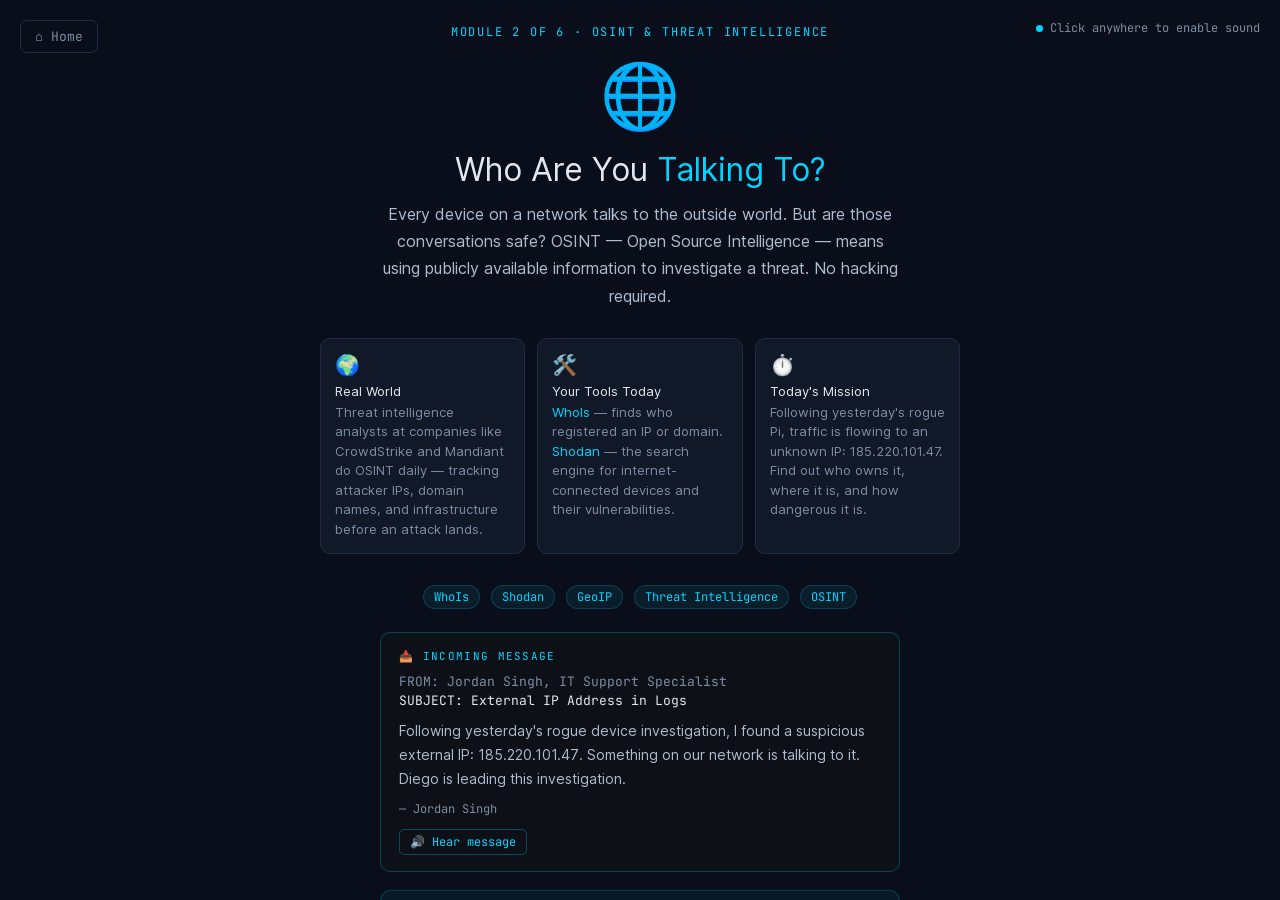
<file: module2_cyber_lab.html>
<!DOCTYPE html>
<html lang="en">
<head>
<meta charset="UTF-8">
<meta name="viewport" content="width=device-width, initial-scale=1.0">
<title>CyberPath: Module 2 — Who Are You Talking To?</title>
<style>
  @import url('../fonts/fonts.css');
  :root{--bg:#0a0e1a;--panel:#111827;--panel2:#1a2235;--border:#1e2d45;--accent:#00d4ff;--accent2:#7c3aed;--green:#10b981;--yellow:#f59e0b;--red:#ef4444;--text:#e2e8f0;--muted:#7d8da3;--mono:'JetBrains Mono',monospace;--sans:'Inter',sans-serif;}
  *{box-sizing:border-box;margin:0;padding:0;}
  body{background:var(--bg);color:var(--text);font-family:var(--sans);height:100vh;overflow:hidden;display:flex;flex-direction:column;}
  nav{background:var(--panel);border-bottom:1px solid var(--border);padding:0 24px;height:56px;display:flex;align-items:center;justify-content:space-between;flex-shrink:0;}
  .nav-logo{font-family:var(--mono);font-weight:700;font-size:16px;color:var(--accent);}
  .nav-logo span{color:var(--text);}
  .nav-meta{display:flex;align-items:center;gap:20px;font-size:14px;color:var(--muted);}
  .badge{background:var(--accent2);color:#fff;font-size:12px;font-weight:600;padding:2px 8px;border-radius:99px;}
  .progress-bar-wrap{width:120px;height:6px;background:var(--border);border-radius:99px;overflow:hidden;}
  .progress-bar-fill{height:100%;background:linear-gradient(90deg,var(--accent),var(--accent2));border-radius:99px;transition:width .5s ease;width:0%;}
  .layout{display:grid;grid-template-columns:300px 1fr 260px;grid-template-rows:1fr;flex:1;overflow:hidden;height:calc(100vh - 56px);min-height:0;}
  .sidebar{background:var(--panel);border-right:1px solid var(--border);display:flex;flex-direction:column;overflow-y:auto;position:sticky;top:0;align-self:start;height:calc(100vh - 56px);min-height:0;}
  .sidebar-section{padding:20px;border-bottom:1px solid var(--border);}
  .sidebar-label{font-size:11px;font-weight:700;letter-spacing:.12em;color:var(--muted);text-transform:uppercase;margin-bottom:10px;}
  .scenario-title{font-size:15px;font-weight:700;color:var(--accent);margin-bottom:8px;}
  .scenario-text{font-size:14px;color:#aebccf;line-height:1.6;}
  .scenario-text strong{color:var(--text);}
  .obj-list{list-style:none;}
  .obj-item{display:flex;align-items:flex-start;gap:10px;padding:8px 0;font-size:14px;color:#aebccf;border-bottom:1px solid var(--border);}
  .obj-item:last-child{border-bottom:none;}
  .obj-item.done{color:var(--green);}
  .obj-check{width:18px;height:18px;border:2px solid var(--border);border-radius:4px;display:flex;align-items:center;justify-content:center;flex-shrink:0;margin-top:1px;font-size:12px;}
  .obj-item.done .obj-check{background:var(--green);border-color:var(--green);color:#fff;}
  .info-box{background:var(--bg);border-radius:8px;padding:12px;font-size:13px;color:var(--muted);line-height:1.7;}
  .hint-btn{width:100%;background:transparent;border:1px solid var(--border);color:var(--yellow);font-family:var(--mono);font-size:13px;padding:8px 12px;border-radius:6px;cursor:pointer;text-align:left;}
  .hint-text{margin-top:10px;font-size:13px;color:#fbbf24;background:rgba(245,158,11,.06);border:1px solid rgba(245,158,11,.2);border-radius:6px;padding:10px;line-height:1.6;display:none;}
  .hint-text.visible{display:block;}
  .terminal-wrap{display:flex;flex-direction:column;overflow:hidden;min-height:0;}
  .terminal-header{background:var(--panel2);border-bottom:1px solid var(--border);padding:10px 18px;display:flex;align-items:center;gap:10px;flex-shrink:0;}
  .terminal-dots{display:flex;gap:6px;}
  .dot{width:12px;height:12px;border-radius:50%;}
  .dot.red{background:#ff5f56}.dot.yellow{background:#ffbd2e}.dot.green{background:#27c93f}
  .terminal-title{font-family:var(--mono);font-size:13px;color:var(--muted);}
  .terminal-output{flex:1;min-height:0;overflow-y:auto;padding:18px 20px;font-family:var(--mono);font-size:14px;line-height:1.7;}
  .t-line{margin-bottom:2px;}
  .t-prompt{color:var(--accent)}.t-cmd{color:var(--text)}
  .t-out{color:#aebccf;white-space:pre}
  .t-out.highlight{color:var(--green)}.t-out.warn{color:var(--yellow)}.t-out.error{color:var(--red)}.t-out.accent{color:var(--accent)}
  .t-system{color:var(--accent2);font-size:13px;padding:6px 0;border-left:2px solid var(--accent2);padding-left:10px;margin:6px 0;}
  .t-info{color:var(--accent);background:rgba(0,212,255,.05);border:1px solid rgba(0,212,255,.15);border-radius:6px;padding:10px 14px;margin:8px 0;line-height:1.6;font-family:var(--sans);font-size:14px;}
  .t-info strong{font-family:var(--mono);color:var(--text);}
  .wos-box{background:rgba(124,58,237,.06);border:1px solid rgba(124,58,237,.25);border-radius:8px;padding:12px 14px;margin:10px 0;font-family:var(--sans);font-size:13px;line-height:1.7;color:#c4b5fd;}
  .wos-box strong{color:#a78bfa;}
  .wos-title{font-size:11px;font-weight:700;letter-spacing:.1em;text-transform:uppercase;color:#7c3aed;margin-bottom:6px;}
  .obj-explainer{background:rgba(16,185,129,.05);border:1px solid rgba(16,185,129,.2);border-radius:8px;padding:12px 14px;margin:10px 0;font-family:var(--sans);font-size:14px;line-height:1.7;color:#6ee7b7;}
  .obj-explainer strong{color:var(--green);}
  .obj-explainer-title{font-size:11px;font-weight:700;letter-spacing:.1em;text-transform:uppercase;color:var(--green);margin-bottom:6px;}
  .terminal-input-row{display:flex;align-items:center;padding:12px 20px;border-top:1px solid var(--border);background:var(--panel2);gap:8px;flex-shrink:0;}
  .terminal-prompt-label{font-family:var(--mono);font-size:14px;color:var(--accent);white-space:nowrap;}
  .terminal-input{flex:1;background:transparent;border:none;outline:none;color:var(--text);font-family:var(--mono);font-size:14px;caret-color:var(--accent);}
  .run-btn{background:var(--accent);color:var(--bg);border:none;font-family:var(--mono);font-size:13px;font-weight:700;padding:6px 14px;border-radius:5px;cursor:pointer;}
  .assistant-panel{background:var(--panel);border-left:1px solid var(--border);display:flex;flex-direction:column;overflow:hidden;position:sticky;top:0;align-self:start;height:calc(100vh - 56px);min-height:0;}
  .assistant-header{padding:16px 18px;border-bottom:1px solid var(--border);display:flex;align-items:center;gap:10px;flex-shrink:0;}
  .assistant-avatar{width:32px;height:32px;background:linear-gradient(135deg,var(--accent),var(--accent2));border-radius:8px;display:flex;align-items:center;justify-content:center;font-size:16px;flex-shrink:0;}
  .assistant-name{font-size:14px;font-weight:600;color:var(--text);}
  .assistant-role{font-size:12px;color:var(--muted);}
  .online-dot{width:7px;height:7px;background:var(--green);border-radius:50%;margin-left:auto;box-shadow:0 0 6px var(--green);}
  .assistant-messages{flex:1;min-height:0;overflow-y:auto;padding:14px;display:flex;flex-direction:column;gap:10px;}
  .msg{background:var(--panel2);border:1px solid var(--border);border-radius:10px;padding:10px 12px;font-size:14px;color:#aebccf;line-height:1.6;animation:fadeUp .3s ease;}
  .msg strong{color:var(--text);}
  .msg code{background:rgba(0,212,255,.1);color:var(--accent);font-family:var(--mono);font-size:12px;padding:1px 5px;border-radius:3px;}
  .msg.celebrate{border-color:rgba(16,185,129,.3);background:rgba(16,185,129,.06);color:var(--green);}
  @keyframes fadeUp{from{opacity:0;transform:translateY(8px)}to{opacity:1;transform:translateY(0)}}
  .tools-ref{padding:14px;border-top:1px solid var(--border);flex-shrink:0;}
  .tools-label{font-size:11px;font-weight:700;letter-spacing:.1em;color:var(--muted);text-transform:uppercase;margin-bottom:8px;}
  .tool-chip{display:inline-block;background:var(--panel2);border:1px solid var(--border);color:var(--accent);font-family:var(--mono);font-size:12px;padding:3px 8px;border-radius:4px;margin:3px 3px 3px 0;cursor:pointer;}
  .tool-chip:hover{background:rgba(0,212,255,.08);border-color:var(--accent);}
  .overview-modal{position:fixed;inset:0;background:var(--bg);z-index:300;display:flex;align-items:flex-start;justify-content:center;padding:24px;overflow-y:auto;}
  .overview-box{max-width:640px;width:100%;text-align:center;}
  .ov-badge{font-family:var(--mono);font-size:12px;color:var(--accent);letter-spacing:.15em;text-transform:uppercase;margin-bottom:16px;}
  .ov-icon{font-size:64px;margin-bottom:16px;}
  .ov-title{font-size:32px;font-weight:800;margin-bottom:12px;}
  .ov-title span{color:var(--accent);}
  .ov-hook{font-size:16px;color:#aebccf;line-height:1.7;margin-bottom:28px;max-width:520px;margin-left:auto;margin-right:auto;}
  .ov-cards{display:grid;grid-template-columns:repeat(3,1fr);gap:12px;margin-bottom:28px;text-align:left;}
  .ov-card{background:var(--panel);border:1px solid var(--border);border-radius:10px;padding:14px;}
  .ov-card-icon{font-size:20px;margin-bottom:6px;}
  .ov-card-title{font-size:13px;font-weight:700;color:var(--text);margin-bottom:4px;}
  .ov-card-text{font-size:13px;color:var(--muted);line-height:1.5;}
  .ov-skill{display:inline-block;background:rgba(0,212,255,.08);border:1px solid rgba(0,212,255,.2);color:var(--accent);font-family:var(--mono);font-size:12px;padding:3px 10px;border-radius:99px;margin:3px;}
  .audio-hint{position:absolute;top:20px;right:20px;font-family:var(--mono);font-size:12px;color:var(--muted);display:flex;align-items:center;gap:7px;opacity:1;transition:opacity .5s;}
  .audio-hint-dot{width:7px;height:7px;border-radius:50%;background:var(--accent);animation:hintPulse 1.4s ease-in-out infinite;}
  @keyframes hintPulse{0%,100%{opacity:.3;transform:scale(1);}50%{opacity:1;transform:scale(1.3);}}
  .ov-back-btn{position:absolute;top:20px;left:20px;background:transparent;border:1px solid var(--border);color:var(--muted);font-family:var(--mono);font-size:13px;padding:7px 14px;border-radius:7px;cursor:pointer;transition:color .2s,border-color .2s;}
  .ov-back-btn:hover{color:var(--accent);border-color:var(--accent);}
  .ov-btn{background:linear-gradient(135deg,var(--accent),var(--accent2));color:#fff;border:none;font-family:var(--mono);font-size:14px;font-weight:700;padding:14px 40px;border-radius:10px;cursor:pointer;margin-top:8px;}
  .incoming-msg{background:#0d1117;border:1px solid rgba(0,212,255,.25);border-radius:10px;padding:16px 18px;margin:0 auto 18px;max-width:520px;text-align:left;font-family:var(--mono);font-size:13px;}
  .incoming-header{color:var(--accent);font-weight:700;font-size:11px;letter-spacing:.12em;text-transform:uppercase;margin-bottom:10px;}
  .incoming-from{color:var(--muted);margin-bottom:2px;}
  .incoming-subject{color:var(--text);font-weight:600;margin-bottom:10px;}
  .incoming-body{color:#aebccf;line-height:1.7;font-family:var(--sans);font-size:14px;}
  .incoming-sig{color:var(--muted);margin-top:8px;font-family:var(--mono);font-size:12px;}
  .incoming-play{background:transparent;border:1px solid rgba(0,212,255,.3);color:var(--accent);font-family:var(--mono);font-size:12px;padding:4px 10px;border-radius:5px;cursor:pointer;margin-top:10px;transition:all .2s;}
  .incoming-play:hover{background:rgba(0,212,255,.08);border-color:var(--accent);}
  .char-briefing{display:flex;align-items:flex-start;gap:13px;background:rgba(0,212,255,.05);border:1px solid rgba(0,212,255,.2);border-radius:11px;padding:14px 16px;margin:0 auto 22px;max-width:520px;text-align:left;}
  .char-avatar{font-size:28px;flex-shrink:0;margin-top:2px;}
  .char-name{font-size:11px;font-weight:700;color:var(--accent);font-family:var(--mono);text-transform:uppercase;letter-spacing:.1em;margin-bottom:5px;}
  .char-msg{font-size:14px;color:var(--text);line-height:1.6;font-style:italic;}
  .char-voice-btn{background:rgba(0,212,255,.1);border:2px solid var(--accent);color:var(--accent);font-size:13px;font-weight:700;padding:8px 14px;border-radius:8px;cursor:pointer;flex-shrink:0;transition:all .2s;font-family:var(--mono);letter-spacing:.04em;}
  .char-voice-btn:hover{background:rgba(0,212,255,.22);box-shadow:0 0 14px rgba(0,212,255,.35);}
  .speaking-indicator{display:none;background:rgba(0,212,255,.12);border:1px solid var(--accent);color:var(--accent);font-size:10px;font-family:var(--mono);font-weight:700;padding:2px 9px;border-radius:99px;letter-spacing:.1em;margin-left:auto;animation:speakPulse 1s ease-in-out infinite;align-self:center;}
  .speaking-indicator.active{display:flex;}
  @keyframes speakPulse{0%,100%{opacity:.5}50%{opacity:1}}.assistant-avatar.speaking{animation:avatarGlow 1s ease-in-out infinite;}@keyframes avatarGlow{0%,100%{box-shadow:0 0 8px rgba(0,212,255,.6);}50%{box-shadow:0 0 22px rgba(0,212,255,1),0 0 42px rgba(0,212,255,.4);}}
  .audio-hint{position:absolute;top:20px;right:20px;font-family:var(--mono);font-size:12px;color:var(--muted);display:flex;align-items:center;gap:7px;opacity:1;transition:opacity .5s;}
  .audio-hint-dot{width:7px;height:7px;border-radius:50%;background:var(--accent);animation:hintPulse 1.4s ease-in-out infinite;}
  @keyframes hintPulse{0%,100%{opacity:.3;transform:scale(1);}50%{opacity:1;transform:scale(1.3);}}
  .join-modal{position:fixed;inset:0;background:rgba(10,14,26,.95);z-index:200;display:flex;align-items:center;justify-content:center;}
  .join-box{background:var(--panel);border:1px solid var(--border);border-radius:16px;padding:40px;text-align:center;max-width:400px;width:100%;}
  .join-title{font-size:22px;font-weight:700;color:var(--accent);font-family:var(--mono);margin-bottom:8px;}
  .join-sub{font-size:14px;color:var(--muted);margin-bottom:24px;line-height:1.6;}
  .join-input{width:100%;background:var(--panel2);border:1px solid var(--border);color:var(--text);font-family:var(--mono);font-size:16px;padding:12px;border-radius:8px;text-align:center;outline:none;margin-bottom:10px;letter-spacing:.1em;}
  .join-input:focus{border-color:var(--accent);}
  .join-name{width:100%;background:var(--panel2);border:1px solid var(--border);color:var(--text);font-family:var(--sans);font-size:14px;padding:12px;border-radius:8px;text-align:center;outline:none;margin-bottom:16px;}
  .join-name:focus{border-color:var(--accent);}
  .join-btn{width:100%;background:var(--accent);color:var(--bg);border:none;font-family:var(--mono);font-size:14px;font-weight:700;padding:12px;border-radius:8px;cursor:pointer;}
  .join-skip{font-size:13px;color:var(--muted);margin-top:12px;cursor:pointer;text-decoration:underline;}
  .celebration{display:none;position:fixed;inset:0;background:rgba(10,14,26,.92);z-index:100;}
  .celebration.show{display:flex;align-items:center;justify-content:center;padding:20px;}
  .celebration-inner{max-width:640px;width:100%;max-height:88vh;overflow-y:auto;padding:32px 24px;text-align:center;border-radius:14px;scrollbar-width:none;}
  .celebration-inner::-webkit-scrollbar{display:none;}
  .cele-icon{font-size:56px;}
  .cele-title{font-size:28px;font-weight:700;color:var(--accent);font-family:var(--mono);}
  .cele-sub{font-size:15px;color:#aebccf;max-width:400px;line-height:1.6;margin:0 auto;}
  .career-section{background:var(--panel);border:1px solid var(--border);border-radius:16px;padding:24px;max-width:540px;width:100%;text-align:left;margin-top:8px;margin-left:auto;margin-right:auto;}
  .career-title{font-size:14px;font-weight:700;color:var(--accent);text-transform:uppercase;letter-spacing:.1em;margin-bottom:16px;text-align:center;}
  .career-grid{display:grid;grid-template-columns:1fr 1fr;gap:12px;margin-bottom:16px;}
  .career-card{background:var(--panel2);border:1px solid var(--border);border-radius:8px;padding:12px;}
  .career-card-icon{font-size:18px;margin-bottom:4px;}
  .career-card-title{font-size:13px;font-weight:700;color:var(--text);margin-bottom:2px;}
  .career-card-text{font-size:12px;color:var(--muted);line-height:1.4;}
  .cert-row{display:flex;flex-wrap:wrap;gap:6px;margin-top:4px;}
  .cert-badge{background:rgba(124,58,237,.12);border:1px solid rgba(124,58,237,.3);color:#a78bfa;font-size:12px;font-family:var(--mono);padding:3px 10px;border-radius:99px;}
  .salary-row{background:rgba(16,185,129,.06);border:1px solid rgba(16,185,129,.2);border-radius:8px;padding:10px 14px;font-size:14px;color:var(--green);text-align:center;margin-top:8px;}
  .cele-btn{background:var(--green);color:#fff;border:none;font-family:var(--mono);font-size:14px;font-weight:700;padding:12px 32px;border-radius:8px;cursor:pointer;}
  .cele-btn2{background:var(--accent2);color:#fff;border:none;font-family:var(--mono);font-size:14px;font-weight:700;padding:12px 32px;border-radius:8px;cursor:pointer;}
  .continue-btn{background:linear-gradient(135deg,var(--accent),var(--accent2));color:#fff;border:none;font-family:var(--mono);font-size:14px;font-weight:700;padding:10px 28px;border-radius:8px;cursor:pointer;margin-top:10px;}
  .sound-toggle{background:transparent;border:1px solid var(--border);color:var(--muted);font-size:14px;padding:4px 9px;border-radius:6px;cursor:pointer;line-height:1;}
  .sound-toggle:hover{border-color:var(--accent);color:var(--accent);}
  .back-btn{background:transparent;border:1px solid var(--border);color:var(--muted);font-family:var(--mono);font-size:13px;padding:4px 12px;border-radius:6px;text-decoration:none;transition:all .2s;cursor:pointer;line-height:1;}
  .back-btn:hover{border-color:var(--accent);color:var(--accent);}
  .choice-row{display:flex;flex-wrap:wrap;gap:8px;margin:8px 0 4px;}
  .choice-btn{background:var(--panel2);border:1px solid var(--border);color:var(--text);font-family:var(--mono);font-size:13px;padding:8px 14px;border-radius:6px;cursor:pointer;transition:all .2s;}
  .choice-btn:hover:not(:disabled){border-color:var(--accent);background:rgba(0,212,255,.08);}
  .choice-btn:disabled{cursor:default;opacity:.7;}
  .choice-btn.correct{border-color:var(--green);color:var(--green);}
  .choice-btn.wrong{border-color:var(--red);color:var(--red);}
  @keyframes confettiFall{0%{transform:translateY(0) rotate(0deg);opacity:1;}100%{transform:translateY(110vh) rotate(var(--rot));opacity:0;}}
  .speak-btn{background:transparent;border:1px solid var(--border);color:var(--muted);font-size:11px;padding:2px 7px;border-radius:4px;cursor:pointer;margin-top:7px;display:inline-block;}
  .speak-btn:hover{border-color:var(--accent);color:var(--accent);}

  /* ── MOBILE TAB LAYOUT ─────────────────────────── */
  .mobile-tabs{display:none;}
  .mob-tab{flex:1;display:flex;flex-direction:column;align-items:center;justify-content:center;gap:3px;background:transparent;border:none;border-top:2px solid transparent;color:var(--muted);font-family:var(--mono);font-size:10px;cursor:pointer;padding:0;transition:color .2s,border-color .2s;}
  .mob-tab.active{border-top-color:var(--accent);color:var(--accent);}
  .mob-tab-icon{font-size:20px;line-height:1;}
  .mob-tools{display:none;}
  @media(max-width:768px){
    /* Viewport — use dvh so iOS URL bar doesn't cut off content */
    body{height:100dvh;overflow:hidden;}
    nav{flex-shrink:0;}
    /* Simplify nav bar — back/home live on overview modal */
    nav .back-btn{display:none;} nav .nav-home-btn{display:inline-block;}

    .nav-meta>span:not(.badge){display:none;}
    .progress-bar-wrap{display:none;}
    /* Layout */
    .layout{display:flex;flex-direction:column;flex:1;min-height:0;height:auto;margin-bottom:56px;}
    .terminal-wrap{flex:1;min-height:0;overflow:hidden;}
    /* Panels */
    .sidebar{display:none;width:100%;overflow-y:auto;padding-bottom:70px;}
    .assistant-panel{display:none;width:100%;overflow-y:auto;padding-bottom:70px;}
    .sidebar.mob-show,.assistant-panel.mob-show{display:flex;flex-direction:column;}
    .terminal-wrap.mob-hide{display:none;}
    /* Terminal output — leave room for input bar + tab bar */
    .terminal-output{padding-bottom:4px;}
    /* Tab bar */
    .mobile-tabs{display:flex;position:fixed;bottom:0;left:0;right:0;height:56px;background:var(--panel);border-top:1px solid var(--border);z-index:50;}
    /* Quick commands in Hint tab — already in .assistant-panel HTML */
    .assistant-panel .tools-ref{flex-wrap:wrap;gap:6px;}
    .assistant-panel .tools-ref .tool-chip{white-space:nowrap;}
    html,body{overflow-x:hidden;}
    /* Overview modal */
    .audio-hint{display:none;}
    .overview-modal{padding:56px 16px 80px;}
    .ov-cards{grid-template-columns:1fr;}
    .ov-back-btn{position:fixed;top:10px;left:10px;font-size:11px;padding:5px 10px;z-index:400;}
    /* Terminal input */
    .terminal-input{font-size:16px;}
    .tool-chip{padding:8px 12px;font-size:13px;min-height:36px;}
    .terminal-input-row{padding:10px 12px;gap:6px;}
    .terminal-input{min-width:0;flex:1;}
    .run-btn{min-width:52px;font-size:13px;flex-shrink:0;}
    .incoming-msg,.char-briefing{text-align:left;}
  }
</style>
</head>
<body>

<div class="overview-modal" id="overviewModal">
  <a class="ov-back-btn" href="index.html?skip=1" style="text-decoration:none;">⌂ Home</a>
  <div class="overview-box">
    <div class="ov-badge">Module 2 of 6 · OSINT & Threat Intelligence</div>
    <div class="ov-icon">🌐</div>
    <h1 class="ov-title">Who Are You <span>Talking To?</span></h1>
    <p class="ov-hook">Every device on a network talks to the outside world. But are those conversations safe? OSINT — Open Source Intelligence — means using publicly available information to investigate a threat. No hacking required.</p>
    <div class="ov-cards">
      <div class="ov-card">
        <div class="ov-card-icon">🌍</div>
        <div class="ov-card-title">Real World</div>
        <div class="ov-card-text">Threat intelligence analysts at companies like CrowdStrike and Mandiant do OSINT daily — tracking attacker IPs, domain names, and infrastructure before an attack lands.</div>
      </div>
      <div class="ov-card">
        <div class="ov-card-icon">🛠️</div>
        <div class="ov-card-title">Your Tools Today</div>
        <div class="ov-card-text"><strong style="color:var(--accent)">WhoIs</strong> — finds who registered an IP or domain. <strong style="color:var(--accent)">Shodan</strong> — the search engine for internet-connected devices and their vulnerabilities.</div>
      </div>
      <div class="ov-card">
        <div class="ov-card-icon">⏱️</div>
        <div class="ov-card-title">Today's Mission</div>
        <div class="ov-card-text">Following yesterday's rogue Pi, traffic is flowing to an unknown IP: 185.220.101.47. Find out who owns it, where it is, and how dangerous it is.</div>
      </div>
    </div>
    <div>
      <span class="ov-skill">WhoIs</span>
      <span class="ov-skill">Shodan</span>
      <span class="ov-skill">GeoIP</span>
      <span class="ov-skill">Threat Intelligence</span>
      <span class="ov-skill">OSINT</span>
    </div>
    <br>
  <div class="audio-hint" id="audioHint"><span class="audio-hint-dot"></span>Click anywhere to enable sound</div>
        <div class="incoming-msg">
      <div class="incoming-header">📥 Incoming Message</div>
      <div class="incoming-from">FROM: Jordan Singh, IT Support Specialist</div>
      <div class="incoming-subject">SUBJECT: External IP Address in Logs</div>
      <div class="incoming-body">Following yesterday's rogue device investigation, I found a suspicious external IP: <strong>185.220.101.47</strong>. Something on our network is talking to it. Diego is leading this investigation.<div class="incoming-sig">— Jordan Singh</div></div>
      <button class="incoming-play" onclick="playAudio('jordan_m2_briefing.mp3')">🔊 Hear message</button>
    </div>
    <div class="char-briefing">
      <div class="char-avatar">🕵️</div>
      <div style="flex:1;"><div class="char-name">Diego Alvarez · Senior SOC Analyst</div>
      <div class="char-msg">"Jordan spotted an external IP in the logs — 185.220.101.47. Our job is to find out exactly who or what that is. OSINT is the tool. Let's trace it."</div></div>
      
    </div>
    <button class="ov-btn" onclick="event.stopPropagation();document.getElementById('overviewModal').style.display='none';speakWelcome();startAmbient()">Start Investigation →</button>
  </div>
</div>

</div>

<nav>
  <img src="kf-logo-dark-bg.png" alt="KnowledgeFlow Cybersafety Foundation" style="height:44px;">
  <button class="back-btn" onclick="stopAllAudio();document.getElementById('overviewModal').style.display='flex'">← Back</button>
  <a class="back-btn nav-home-btn" href="index.html?skip=1" style="text-decoration:none;" onclick="stopAllAudio();">⌂ Home</a>
  <div class="nav-meta">
    <span class="badge">Module 2 of 6</span>
    <span>Who Are You Talking To?</span>
    <button class="sound-toggle" id="soundToggle" onclick="toggleSound()" title="Toggle sound effects">🔊</button>
    <div style="display:flex;align-items:center;gap:8px;">
      <span style="font-size:12px;">Progress</span>
      <div class="progress-bar-wrap"><div class="progress-bar-fill" id="progressBar"></div></div>
    </div>
  </div>
</nav>

<div class="layout">
  <aside class="sidebar">
    <div class="sidebar-section">
      <div class="sidebar-label">Mission Brief</div>
      <div class="scenario-title">🌐 Suspicious Outbound Traffic</div>
      <div class="scenario-text">Following yesterday's rogue device discovery, outbound traffic to <strong>185.220.101.47</strong> has been detected. Someone — or something — on the school network is calling home. Find out who's on the other end.</div>
    </div>
    <div class="sidebar-section">
      <div class="sidebar-label">Objectives</div>
      <ul class="obj-list">
        <li class="obj-item" id="obj1"><div class="obj-check">1</div><span>Look up who owns the IP using WhoIs</span></li>
        <li class="obj-item" id="obj2"><div class="obj-check">2</div><span>Find the IP's geographic location</span></li>
        <li class="obj-item" id="obj3"><div class="obj-check">3</div><span>Search Shodan for open ports & vulns</span></li>
        <li class="obj-item" id="obj4"><div class="obj-check">4</div><span>Assess and report the threat level</span></li>
      </ul>
    </div>
    <div class="sidebar-section">
      <div class="sidebar-label">Intel Gathered</div>
      <div class="info-box" id="intelBox"><span style="color:var(--muted)">Run WhoIs to start building intel...</span></div>
    </div>
    <div class="sidebar-section">
      <div class="sidebar-label">Need a nudge?</div>
      <button class="hint-btn" onclick="toggleHint()">💡 Show hint</button>
      <div class="hint-text" id="hintBox"></div>
    </div>
  </aside>

  <div class="terminal-wrap">
    <div class="terminal-header">
      <div class="terminal-dots"><div class="dot red"></div><div class="dot yellow"></div><div class="dot green"></div></div>
      <span class="terminal-title">analyst@cyberpath:~$ — OSINT & Recon Terminal</span>
    </div>
    <div class="terminal-output" id="termOut">
      <div class="t-line t-system">CyberPath Secure Lab — Module 2: OSINT & Threat Intelligence</div>
      <div class="t-line t-system">Target IP flagged: 185.220.101.47</div>
      <div class="t-info">🌐 Outbound traffic detected to an unknown IP. Your first move: find out who owns it. 💡 Hit <strong>Show hint</strong> in the sidebar if you need the exact command.</div>
    </div>
    <div class="terminal-input-row">
      <span class="terminal-prompt-label">analyst@cyberpath:~$</span>
      <input class="terminal-input" id="cmdInput" type="text" placeholder="type a command..." autocomplete="off" spellcheck="false"/>
      <button class="run-btn" onclick="runCommand()">RUN ↵</button>
    </div>
  </div>

  <div class="assistant-panel">
    <div class="assistant-header">
      <div class="assistant-avatar" id="assistantAvatar">🕵️</div>
      <div><div class="assistant-name" id="assistantName">Diego Alvarez</div><div class="assistant-role">Senior SOC Analyst</div></div>
      <div class="online-dot"></div><span class="speaking-indicator" id="speakingIndicator">◉ SPEAKING</span>
    </div>
    <div class="assistant-messages" id="assistantMsgs">
      <div class="msg">Welcome to <strong>Module 2</strong>! Today we're doing <strong>OSINT</strong> — using public information to investigate a threat. No hacking, just clever research. 🌐</div>
      <div class="msg"><strong>WhoIs</strong> is like a phone book for the internet — every IP address and domain name is registered somewhere, by someone. Start there: find out who owns this suspicious IP. 💡 A hint is available in the sidebar whenever you need the exact command.</div>
    </div>
    <div class="tools-ref">
      <div class="tools-label">Quick commands</div>
      <span class="tool-chip" onclick="insertCmd('whois 185.220.101.47')">whois</span>
      <span class="tool-chip" onclick="insertCmd('geoip 185.220.101.47')">geoip</span>
      <span class="tool-chip" onclick="insertCmd('shodan 185.220.101.47')">shodan</span>
      <span class="tool-chip" onclick="insertCmd('report 185.220.101.47 high')">report</span>
      <span class="tool-chip" onclick="insertCmd('help')">help</span>
    </div>
  </div>
</div>


<div class="mobile-tabs" id="mobileTabs">
  <button class="mob-tab" onclick="switchTab('sidebar')" id="mtab-sidebar"><span class="mob-tab-icon">📋</span><span>Objectives</span></button>
  <button class="mob-tab active" onclick="switchTab('terminal')" id="mtab-terminal"><span class="mob-tab-icon">💻</span><span>Terminal</span></button>
  <button class="mob-tab" onclick="switchTab('assistant')" id="mtab-assistant"><span class="mob-tab-icon">🕵️</span><span>Hint</span></button>
</div>

<div class="celebration" id="celebration">
  <div style="position:absolute;top:16px;left:16px;display:flex;gap:8px;z-index:10;">
    <button class="back-btn" onclick="document.getElementById('celebration').classList.remove('show')" style="font-size:13px;padding:6px 14px;">← Back to terminal</button>
    <a class="back-btn" href="index.html?skip=1" style="text-decoration:none;font-size:13px;padding:6px 14px;">⌂ Home</a>
  </div>
  <div class="celebration-inner">
  <div class="cele-icon">🕵️</div>
  <div class="cele-title">Recon Complete!</div>
  <div class="cele-sub">You tracked an IP to a Tor exit node in Germany, found two critical CVEs on Shodan, and filed a high-severity threat intelligence report. That's real OSINT work.</div>
  <div class="career-section">
    <div class="career-title">🎯 Where this skill takes you</div>
    <div class="career-grid">
      <div class="career-card">
        <div class="career-card-icon">🔍</div>
        <div class="career-card-title">Threat Intelligence Analyst</div>
        <div class="career-card-text">Tracks attacker infrastructure using OSINT tools. High demand at banks, governments, and security firms.</div>
      </div>
      <div class="career-card">
        <div class="career-card-icon">🕵️</div>
        <div class="career-card-title">OSINT Investigator</div>
        <div class="career-card-text">Used by journalists, law enforcement, and corporations to investigate people and organisations using public data.</div>
      </div>
      <div class="career-card">
        <div class="career-card-icon">🌐</div>
        <div class="career-card-title">Cyber Threat Hunter</div>
        <div class="career-card-text">Proactively searches networks for hidden attackers. OSINT is how you build a picture of who you're hunting.</div>
      </div>
      <div class="career-card">
        <div class="career-card-icon">🏛️</div>
        <div class="career-card-title">Digital Forensics Investigator</div>
        <div class="career-card-text">Investigates cybercrimes for police and courts. IP intelligence is core evidence in prosecutions.</div>
      </div>
    </div>
    <div class="sidebar-label" style="margin-bottom:8px;">Certifications that teach this</div>
    <div class="cert-row">
      <span class="cert-badge">CompTIA Security+</span>
      <span class="cert-badge">GCTI (GIAC)</span>
      <span class="cert-badge">CEH</span>
      <span class="cert-badge">OSCP</span>
    </div>
    <div class="salary-row">💰 Threat Intelligence Analyst: <strong>$58,000–$92,000</strong> CAD · <strong>$65,000–$110,000</strong> US</div>
  </div>
  <div style="background:rgba(245,158,11,.08);border:1px solid rgba(245,158,11,.25);border-radius:10px;padding:14px 18px;font-size:13px;color:#fcd34d;margin-top:4px;margin-bottom:4px;">📸 <strong>Take a screenshot</strong> of this screen before closing — your progress won't be saved if you come back later.</div>
  <div style="display:flex;gap:12px;margin-top:8px;justify-content:center;">
    <button class="cele-btn" onclick="window.location.href='module3_cyber_lab.html'">Next: Module 3 →</button>
    <button class="cele-btn2" onclick="resetLab()">Replay</button>
  </div>
  <div style="margin-top:20px;font-size:11px;color:rgba(125,141,163,.5);letter-spacing:.05em;">CyberPath · Designed &amp; built by <span style="color:var(--accent);opacity:.8;">Adejoke Osuntogun</span></div>
</div></div>

<script>
const state={objectives:{1:false,2:false,3:false,4:false},history:[],historyIdx:-1};
const out=document.getElementById('termOut');
function print(html,cls='t-out'){const d=document.createElement('div');d.className=`t-line ${cls}`;d.innerHTML=html;out.appendChild(d);out.scrollTop=out.scrollHeight;}
function printCmd(cmd){print(`<span class="t-prompt">analyst@cyberpath:~$</span> <span class="t-cmd">${esc(cmd)}</span>`);}
function printBlank(){const d=document.createElement('div');d.style.height='6px';out.appendChild(d);}
function esc(s){return String(s).replace(/&/g,'&amp;').replace(/</g,'&lt;').replace(/>/g,'&gt;');}

const ariaQueue=[];let ariaBusy=false;
function processAriaQueue(){if(ariaBusy||ariaQueue.length===0)return;ariaBusy=true;const job=ariaQueue.shift();job();setTimeout(()=>{ariaBusy=false;processAriaQueue();},700);}
function queueAria(fn){ariaQueue.push(fn);processAriaQueue();}
function aria(html){queueAria(()=>{const b=document.getElementById('assistantMsgs');const d=document.createElement('div');d.className='msg';d.innerHTML=html;b.appendChild(d);b.scrollTop=b.scrollHeight;});}
function ariaSuccess(html){queueAria(()=>{const b=document.getElementById('assistantMsgs');const d=document.createElement('div');d.className='msg celebrate';d.innerHTML=html;b.appendChild(d);b.scrollTop=b.scrollHeight;});}
function printWOS(title,html){queueAria(()=>{const b=document.getElementById('assistantMsgs');const d=document.createElement('div');d.className='msg';d.innerHTML=`<strong>📺 What's on the screen — ${title}</strong><br>${html}`;b.appendChild(d);b.scrollTop=b.scrollHeight;});}
function printExplainer(html){queueAria(()=>{const b=document.getElementById('assistantMsgs');const d=document.createElement('div');d.className='msg';d.innerHTML=`<strong>🌍 Real World Connection</strong><br>${html}`;b.appendChild(d);b.scrollTop=b.scrollHeight;});}

// ---- Sound effects ----
let audioCtx=null;let soundOn=true;
function getCtx(){if(!audioCtx){audioCtx=new(window.AudioContext||window.webkitAudioContext)();}if(audioCtx.state==='suspended')audioCtx.resume();return audioCtx;}
function beep(freq,dur,type='sine',vol=0.08,delay=0){if(!soundOn)return;try{const ctx=getCtx();const t0=ctx.currentTime+delay;const osc=ctx.createOscillator();const gain=ctx.createGain();osc.type=type;osc.frequency.setValueAtTime(freq,t0);gain.gain.setValueAtTime(vol,t0);gain.gain.exponentialRampToValueAtTime(0.001,t0+dur);osc.connect(gain);gain.connect(ctx.destination);osc.start(t0);osc.stop(t0+dur);}catch(e){}}
function sfxKey(){beep(700,0.04,'square',0.035);}
function sfxSuccess(){beep(880,0.12,'sine',0.07);beep(1320,0.15,'sine',0.07,0.1);}
function sfxWarn(){beep(180,0.18,'sawtooth',0.06);}
function sfxComplete(){beep(660,0.12,'sine',0.08,0);beep(880,0.12,'sine',0.08,0.12);beep(1100,0.12,'sine',0.08,0.24);beep(1320,0.25,'sine',0.09,0.36);}
function toggleSound(){soundOn=!soundOn;document.getElementById('soundToggle').textContent=soundOn?'🔊':'🔇';soundOn?startAmbient():stopAmbient();}
// ── Ambient background (cyber hum, drone, blips) ──────────────
let ambient=null,blipTimer=null;
function ambTone(freq,dur,type,vol,delay){
  if(!soundOn)return;
  try{const c=getCtx(),t0=c.currentTime+(delay||0);
  const o=c.createOscillator(),g=c.createGain();
  o.type=type||'sine';o.frequency.value=freq;
  g.gain.setValueAtTime(vol||0.018,t0);g.gain.exponentialRampToValueAtTime(0.001,t0+dur);
  o.connect(g);g.connect(c.destination);o.start(t0);o.stop(t0+dur+0.01);}catch(e){}
}
function startAmbient(){
  if(ambient||!soundOn)return;
  const c=getCtx();
  const master=c.createGain();
  master.gain.setValueAtTime(0,c.currentTime);
  master.gain.linearRampToValueAtTime(0.38,c.currentTime+1);
  master.connect(c.destination);
  function makeDrone(freq,vol,detune){
    const o=c.createOscillator(),g=c.createGain();
    o.type='sine';o.frequency.value=freq;if(detune)o.detune.value=detune;
    g.gain.value=vol;o.connect(g);g.connect(master);o.start();return o;
  }
  const d1=makeDrone(55,0.55,0),d2=makeDrone(82.4,0.3,3),d3=makeDrone(110,0.15,-2);
  const lfo=c.createOscillator();lfo.type='sine';lfo.frequency.value=0.06;
  const lfoG=c.createGain();lfoG.gain.value=0.07;lfo.connect(lfoG);lfoG.connect(master.gain);lfo.start();
  const bufLen=c.sampleRate*3,buf=c.createBuffer(1,bufLen,c.sampleRate),data=buf.getChannelData(0);
  for(let i=0;i<bufLen;i++)data[i]=Math.random()*2-1;
  const ns=c.createBufferSource();ns.buffer=buf;ns.loop=true;
  const bpf=c.createBiquadFilter();bpf.type='bandpass';bpf.frequency.value=600;bpf.Q.value=0.8;
  const nsG=c.createGain();nsG.gain.value=0.05;ns.connect(bpf);bpf.connect(nsG);nsG.connect(master);ns.start();
  const arpNotes=[220,261.6,329.6,392,440,523];let arpStep=0;
  const arpInterval=setInterval(()=>{
    if(!soundOn||!ambient){clearInterval(arpInterval);return;}
    ambTone(arpNotes[arpStep++%arpNotes.length],0.18,'sine',0.018);
  },480);
  function scheduleBlip(){
    if(!ambient)return;
    blipTimer=setTimeout(()=>{
      if(soundOn&&ambient){
        const freqs=[440,523,659,784,1047,1175];
        const f=freqs[Math.floor(Math.random()*freqs.length)];
        ambTone(f,0.035+Math.random()*0.05,'square',0.02);
        if(Math.random()>0.55)setTimeout(()=>ambTone(f*1.5,0.03,'square',0.013),70);
      }
      scheduleBlip();
    },1500+Math.random()*4500);
  }
  scheduleBlip();
  ambient={d1,d2,d3,lfo,ns,master,arpInterval};
}
function stopAllAudio(){
  if(currentAudio){currentAudio.pause();currentAudio.currentTime=0;currentAudio=null;_showSpeaking(false);}
  if(window.speechSynthesis)window.speechSynthesis.cancel();
  /* Kill ambient immediately — no 1s fade */
  if(blipTimer){clearTimeout(blipTimer);blipTimer=null;}
  if(ambient){
    try{
      const c=getCtx();
      ambient.master.gain.cancelScheduledValues(c.currentTime);
      ambient.master.gain.setValueAtTime(0,c.currentTime);
      try{ambient.d1.stop();ambient.d2.stop();ambient.d3.stop();ambient.lfo.stop();ambient.ns.stop();}catch(e){}
      clearInterval(ambient.arpInterval);
    }catch(e){}
    ambient=null;
  }
}
function stopAmbient(){
  if(blipTimer){clearTimeout(blipTimer);blipTimer=null;}
  if(!ambient)return;
  try{const c=getCtx();
  ambient.master.gain.linearRampToValueAtTime(0,c.currentTime+1);
  const snap=ambient;
  setTimeout(()=>{try{snap.d1.stop();snap.d2.stop();snap.d3.stop();snap.lfo.stop();snap.ns.stop();}catch(e){}clearInterval(snap.arpInterval);},1100);}catch(e){}
  ambient=null;
}
function spawnConfetti(){const emojis=['🎉','✨','🏆','🎊','⭐','🌐'];const container=document.createElement('div');container.style.cssText='position:fixed;inset:0;pointer-events:none;z-index:400;overflow:hidden;';document.body.appendChild(container);for(let i=0;i<28;i++){const span=document.createElement('span');span.textContent=emojis[Math.floor(Math.random()*emojis.length)];span.style.position='absolute';span.style.left=Math.random()*100+'%';span.style.top='-40px';span.style.fontSize=(16+Math.random()*22)+'px';span.style.setProperty('--rot',(Math.random()*360|0)+'deg');const dur=(2.4+Math.random()*1.6).toFixed(2);const del=(Math.random()*0.5).toFixed(2);span.style.animation=`confettiFall ${dur}s ${del}s ease-in forwards`;container.appendChild(span);}setTimeout(()=>container.remove(),4600);}
function showCelebration(){document.getElementById('celebration').classList.add('show');sfxComplete();setTimeout(()=>spawnConfetti(),100);setTimeout(()=>spawnConfetti(),800);setTimeout(()=>playAudio('diego_m2_complete.mp3'),2000);}

function printChoices(promptText,choices,onPick){
  const wrap=document.createElement('div');wrap.className='t-line';
  const label=document.createElement('div');label.className='t-out accent';label.style.marginBottom='6px';label.textContent=promptText;wrap.appendChild(label);
  const row=document.createElement('div');row.className='choice-row';
  choices.forEach(c=>{const b=document.createElement('button');b.className='choice-btn';b.type='button';b.textContent=c.label;b.onclick=()=>{sfxKey();onPick(c,b,row);};row.appendChild(b);});
  wrap.appendChild(row);out.appendChild(wrap);out.scrollTop=out.scrollHeight;
}

const HINTS=[
  'In OSINT, always start with ownership — find out who registered the IP. 💡 Command: <code>whois 185.220.101.47</code>',
  'You know the owner. Now find its physical location — what country and city is this server in? 💡 Command: <code>geoip 185.220.101.47</code>',
  'Location confirmed. Now check what services and vulnerabilities are exposed on this server. 💡 Command: <code>shodan 185.220.101.47</code>',
  'All the intel is in. Now make your judgment call — type your report command to start the assessment. 💡 Command: <code>report 185.220.101.47 high</code>',
  'All objectives complete! Click the mission complete button to view your results. 🏆'
];
function updateHint(){const done=Object.values(state.objectives).filter(Boolean).length;document.getElementById('hintBox').innerHTML=HINTS[Math.min(done,HINTS.length-1)];}

function completeObj(n){if(state.objectives[n])return;state.objectives[n]=true;const el=document.getElementById('obj'+n);el.classList.add('done');el.querySelector('.obj-check').textContent='✓';el.scrollIntoView({behavior:'smooth',block:'nearest'});const done=Object.values(state.objectives).filter(Boolean).length;document.getElementById('progressBar').style.width=(done/4*100)+'%';updateHint();if(done===4){sfxComplete();const btn=document.createElement('button');btn.className='continue-btn';btn.textContent='✓ Mission complete — View My Results →';btn.onclick=()=>showCelebration();out.appendChild(btn);out.scrollTop=out.scrollHeight;}else{sfxSuccess();}}

function updateIntel(html){document.getElementById('intelBox').innerHTML=html;}

const RESPONSES={
  'whois 185.220.101.47':()=>{
    print('WhoIs lookup: 185.220.101.47');printBlank();
    print('inetnum:   185.220.101.0 - 185.220.101.255');
    print('netname:   TorExitNodes','t-out warn');
    print('descr:     Tor Exit Relay Network','t-out warn');
    print('country:   DE');
    print('orgname:   Torchier Communications Network');
    print('remarks:   This network operates Tor exit nodes','t-out warn');
    printBlank();
    printWOS('WhoIs output',`
      <strong>inetnum</strong> — the range of IP addresses owned by this organisation (like a block of house numbers on a street).<br><br>
      <strong>netname: TorExitNodes</strong> — this IP belongs to a <em>Tor network</em>. Tor (The Onion Router) anonymises internet traffic by bouncing it through multiple servers. Think of it as an untraceable postal route.<br><br>
      <strong>country: DE</strong> — registered in Germany, though Tor traffic can originate from anywhere in the world.<br><br>
      <strong>Why is this suspicious?</strong> Legitimate school systems don't need to communicate with Tor exit nodes.
    `);
    completeObj(1);
    print('[ Objective 1 complete: IP owner identified ]','t-out highlight');
    printExplainer(`<strong>WhoIs</strong> is completely public — you can look up any IP or domain right now. Law enforcement uses WhoIs constantly to trace cybercriminals. Many attackers use Tor to hide, but investigators can still follow the money, the patterns, and the infrastructure.`);
    updateIntel(`<div style="font-size:13px;line-height:1.8;font-family:var(--mono)"><span style="color:var(--muted)">Owner:</span> <span style="color:var(--yellow)">Tor Exit Network</span><br><span style="color:var(--muted)">Country:</span> Germany 🇩🇪<br><span style="color:var(--muted)">Network:</span> 185.220.101.0/24</div>`);
    aria('🚨 <strong>Tor exit node!</strong> This is significant. Tor is used to hide internet activity — legitimate uses exist, but it\'s also the tool of choice for cybercriminals. Now check its exact geographic location. 💡 Check your hint.');
  },
  'geoip 185.220.101.47':()=>{
    print('GeoIP lookup: 185.220.101.47');printBlank();
    print('Country:        Germany 🇩🇪','t-out highlight');
    print('City:           Frankfurt am Main');
    print('ISP:            Torchier Communications Network');
    print('Proxy/VPN/Tor:  YES — Tor Exit Node Detected','t-out warn');
    print('Threat Score:   87/100 (HIGH)','t-out error');
    printBlank();
    printWOS('GeoIP result',`
      <strong>Threat Score: 87/100</strong> — threat intelligence databases track millions of IPs and score them based on known malicious activity. 87/100 means this IP is flagged by most security systems as high-risk.<br><br>
      <strong>Proxy/VPN/Tor: YES</strong> — confirmed as a Tor exit node. Traffic leaving through this server could have originated from anywhere on Earth.<br><br>
      <strong>Important:</strong> Even though the server is in Frankfurt, the person controlling it could be sitting anywhere — London, Lagos, or Los Angeles.
    `);
    completeObj(2);
    print('[ Objective 2 complete: Location confirmed ]','t-out highlight');
    printExplainer(`<strong>GeoIP</strong> is used by streaming services (to block content by region), by fraud teams (to flag logins from unusual countries), and by security analysts. However, savvy attackers use Tor precisely to defeat GeoIP — the physical location of the server tells us very little about where the attacker actually is.`);
    updateIntel(`<div style="font-size:13px;line-height:1.8;font-family:var(--mono)"><span style="color:var(--muted)">Owner:</span> <span style="color:var(--yellow)">Tor Exit Network</span><br><span style="color:var(--muted)">Location:</span> Frankfurt, Germany 🇩🇪<br><span style="color:var(--muted)">Threat:</span> <span style="color:var(--red)">87/100 HIGH</span><br><span style="color:var(--muted)">Tor Node:</span> <span style="color:var(--yellow)">YES ⚠️</span></div>`);
    aria('Threat score of 87/100 — almost the maximum. Most firewalls would block this automatically. Now dig deeper: check what services and vulnerabilities this server is actually running. 💡 Check your hint.');
  },
  'shodan 185.220.101.47':()=>{
    print('Shodan search: 185.220.101.47');printBlank();
    print('OPEN PORTS & SERVICES');
    print('9001/tcp  open  tor    Tor OR port (relay)','t-out warn');
    print('9030/tcp  open  tor    Tor directory port','t-out warn');
    print('443/tcp   open  https  nginx 1.18.0');
    print('80/tcp    open  http   nginx 1.18.0');
    print('');
    print('VULNERABILITIES DETECTED');
    print('CVE-2021-41773  Apache path traversal  CRITICAL','t-out error');
    print('CVE-2021-42013  Apache RCE              CRITICAL','t-out error');
    printBlank();
    printWOS('Shodan results',`
      <strong>Shodan</strong> is called "the world's most dangerous search engine" — it indexes every internet-connected device and what services they expose. Unlike Google, it searches devices, not websites.<br><br>
      <strong>Port 9001/9030 — Tor</strong> — these are the standard ports Tor relays use. Confirmed Tor node.<br><br>
      <strong>Port 80/443</strong> — web server running. Could be serving malware, a control panel, or nothing suspicious.<br><br>
      <strong>CVE-2021-41773 / CVE-2021-42013</strong> — "CVE" stands for Common Vulnerabilities and Exposures. These are known security flaws with official ID numbers. The number after the year is just a serial number. Both of these allow attackers to read files and execute code remotely.
    `);
    completeObj(3);
    print('[ Objective 3 complete: Shodan recon complete ]','t-out highlight');
    printExplainer(`<strong>Shodan</strong> is freely available and used by security researchers, penetration testers — and attackers. It's a double-edged sword. Defenders use it to find their own exposed devices before attackers do. Many organisations run automated Shodan scans against their own infrastructure weekly.`);
    updateIntel(`<div style="font-size:13px;line-height:1.8;font-family:var(--mono)"><span style="color:var(--muted)">Owner:</span> <span style="color:var(--yellow)">Tor Exit Network</span><br><span style="color:var(--muted)">Location:</span> Frankfurt 🇩🇪<br><span style="color:var(--muted)">Threat:</span> <span style="color:var(--red)">87/100 CRITICAL</span><br><span style="color:var(--muted)">CVEs:</span> <span style="color:var(--red)">2 CRITICAL</span><br><span style="color:var(--muted)">Ports:</span> 80, 443, 9001, 9030</div>`);
    aria('Two critical CVEs on an already suspicious Tor exit node. This is clearly a <strong>malicious server</strong>. Now make your judgment call — what should happen to this IP? 💡 Check your hint.');
  },
  'report 185.220.101.47 high':()=>fileReport(),
  'report 185.220.101.47 critical':()=>fileReport(),
};

function fileReport(){
  if(state.objectives[4]){print('Report already filed. Mission complete!','t-out warn');return;}
  print('Preparing threat intelligence report — two judgment calls first.');
  printBlank();
  printChoices('What threat level do you assign to this IP?',[
    {label:'Low',correct:false,why:'This IP has a 87/100 threat score, confirmed Tor relay, and two critical CVEs — that\'s not low.'},
    {label:'Medium',correct:false,why:'The combination of Tor, known critical vulnerabilities, and the school\'s rogue device connecting here puts this well above medium.'},
    {label:'High',correct:true},
    {label:'Critical',correct:false,why:'Close — but "Critical" is typically reserved for active exploitation with confirmed data loss in progress. High is the right call here.'}
  ],(choice,btn,row)=>{
    Array.from(row.querySelectorAll('button')).forEach(x=>x.disabled=true);
    if(choice.correct){btn.classList.add('correct');}else{sfxWarn();btn.classList.add('wrong');}
    print(choice.correct
      ?'✓ HIGH — a Tor exit node with two critical CVEs and a confirmed connection from a rogue device warrants high severity.'
      :'The standard call here is HIGH. Confirmed Tor exit node with critical CVEs and a direct link to the rogue Pi. Logging as High.',
      't-out '+(choice.correct?'highlight':'warn'));
    printBlank();
    printChoices('What do you recommend to the school\'s IT team?',[
      {label:'Block this IP at the school firewall immediately',correct:true},
      {label:'Monitor traffic for 24 hours first, then decide',correct:false,why:'When you have a confirmed high-threat Tor exit node with critical CVEs, there\'s no reason to leave it unblocked. Monitor after you block.'},
      {label:'Escalate to law enforcement only, no network action',correct:false,why:'Reporting matters, but the school\'s network stays exposed until you block. Both actions are needed — block first.'},
      {label:'Whitelist the IP to collect more intelligence',correct:false,why:'Actively whitelisting a known-bad IP deliberately keeps a threat connected. Never the right move.'}
    ],(choice2,btn2,row2)=>{
      Array.from(row2.querySelectorAll('button')).forEach(x=>x.disabled=true);
      if(choice2.correct){btn2.classList.add('correct');}else{sfxWarn();btn2.classList.add('wrong');}
      print(choice2.correct
        ?'✓ Block immediately — with critical CVEs and a confirmed Tor relay, there\'s no intelligence value in waiting.'
        :'The right call is to block immediately. Leaving a high-severity Tor node connected is unnecessary risk.',
        't-out '+(choice2.correct?'highlight':'warn'));
      printBlank();
      generateThreatReport();
    });
  });
}

function generateThreatReport(){
  print('━━━━━━━━━━━━━━━━━━━━━━━━━━━━━━━━━━━━━━━━','t-out accent');
  print('  THREAT INTELLIGENCE REPORT — TI-2024-001','t-out accent');
  print('━━━━━━━━━━━━━━━━━━━━━━━━━━━━━━━━━━━━━━━━','t-out accent');
  print('Target:      185.220.101.47 | Level: HIGH','t-out error');
  print('Owner:       Torchier Communications (Tor Exit Network)');
  print('Location:    Frankfurt, Germany 🇩🇪');
  print('CVEs:        CVE-2021-41773 (CRITICAL), CVE-2021-42013 (CRITICAL)','t-out error');
  print('Connection:  Rogue Pi (192.168.1.99) → this server (outbound)','t-out warn');
  print('');
  print('Recommendation:','t-out highlight');
  print('  ✓ Block 185.220.101.47 at school firewall immediately','t-out highlight');
  print('  ✓ Notify law enforcement — Tor exit node with active CVEs','t-out highlight');
  print('  ✓ Investigate rogue Pi to determine what data was exfiltrated','t-out highlight');
  print('');
  print('Analyst:     '+(state.studentName||'Solo Analyst'));
  print('Filed:       '+new Date().toLocaleTimeString(),'t-out highlight');
  printBlank();
  completeObj(4);
  ariaSuccess('🎉 <strong>Outstanding recon work!</strong> You used WhoIs, GeoIP, and Shodan to build a complete intelligence picture — identified a Tor exit node with critical vulnerabilities, made the right judgment calls on threat level and response, and filed a professional threat intelligence report. This is exactly how TI analysts work.');
}

function matchCmd(raw){
  const cmd=raw.trim().toLowerCase().replace(/\s+/g,' ');
  if(RESPONSES[cmd])return RESPONSES[cmd];
  if(cmd.includes('whois')&&cmd.includes('185'))return RESPONSES['whois 185.220.101.47'];
  if(cmd.includes('geoip')&&cmd.includes('185'))return RESPONSES['geoip 185.220.101.47'];
  if(cmd.includes('shodan')&&cmd.includes('185'))return RESPONSES['shodan 185.220.101.47'];
  if(cmd.includes('report')&&cmd.includes('185'))return()=>fileReport('HIGH');
  if(cmd==='help')return()=>{print('Commands: whois, geoip, shodan, report <ip> <level>','t-out accent');};
  if(cmd==='clear')return()=>{out.innerHTML='';};
  return null;
}
function runCommand(){const input=document.getElementById('cmdInput');const raw=input.value.trim();if(!raw)return;sfxKey();state.history.unshift(raw);state.historyIdx=-1;printCmd(raw);printBlank();const fn=matchCmd(raw);if(fn){fn();}else{print(`bash: ${esc(raw)}: command not found`,'t-out error');aria(`Unknown command. Try <code>help</code>`);}printBlank();input.value='';out.scrollTop=out.scrollHeight;}
document.getElementById('cmdInput').addEventListener('keydown',e=>{if(e.key==='Enter'){runCommand();return;}if(e.key==='ArrowUp'){e.preventDefault();if(state.historyIdx<state.history.length-1){state.historyIdx++;document.getElementById('cmdInput').value=state.history[state.historyIdx];}}if(e.key==='ArrowDown'){e.preventDefault();if(state.historyIdx>0){state.historyIdx--;document.getElementById('cmdInput').value=state.history[state.historyIdx];}else{state.historyIdx=-1;document.getElementById('cmdInput').value='';}}});
function insertCmd(cmd){document.getElementById('cmdInput').value=cmd;if(window.innerWidth<=768)switchTab('terminal');document.getElementById('cmdInput').focus();}
function toggleHint(){document.getElementById('hintBox').classList.toggle('visible');}
function resetLab(){location.reload();}
updateHint();
if(window.innerWidth>768)document.getElementById('cmdInput').focus();
/* On mobile: hide tab bar when keyboard opens so run button stays visible */
if(window.innerWidth<=768){
  var _input=document.getElementById('cmdInput');
  var _tabs=document.getElementById('mobileTabs');
  if(_input&&_tabs){
    _input.addEventListener('focus',function(){_tabs.style.display='none';});
    _input.addEventListener('blur',function(){setTimeout(function(){_tabs.style.display='flex';},150);});
  }
}

document.getElementById('overviewModal').addEventListener('click',function(){startAmbient();},{once:true});
/* Resume audio after mobile idle / tab switch */
document.addEventListener('visibilitychange',function(){
  if(document.visibilityState==='visible'){
    if(audioCtx&&audioCtx.state==='suspended')audioCtx.resume();
    if(soundOn&&!ambient)startAmbient();
  }
});
document.addEventListener('touchstart',function(){
  if(audioCtx&&audioCtx.state==='suspended')audioCtx.resume();
},{passive:true});

let voiceOn=true;let _cachedVoices=[];if(window.speechSynthesis){_cachedVoices=window.speechSynthesis.getVoices();window.speechSynthesis.onvoiceschanged=()=>{_cachedVoices=window.speechSynthesis.getVoices();};}let overviewAudioTimer=null;let currentAudio=null;
function _showSpeaking(on){const ind=document.getElementById('speakingIndicator');const av=document.getElementById('assistantAvatar');if(ind)ind.classList.toggle('active',on);if(av)av.classList.toggle('speaking',on);}
function playAudio(src,fallbackText){if(!voiceOn)return;if(window.speechSynthesis)window.speechSynthesis.cancel();if(currentAudio){currentAudio.pause();currentAudio=null;}const a=new Audio(src);currentAudio=a;a.onplay=()=>_showSpeaking(true);a.onended=()=>{_showSpeaking(false);currentAudio=null;};a.onerror=()=>{_showSpeaking(false);currentAudio=null;const t=fallbackText||(document.querySelector('.char-msg')?.textContent||'').replace(/^["“]|["”]$/g,'').trim();if(t)speakText(t);};a.play().catch(()=>{_showSpeaking(false);currentAudio=null;const t=(document.querySelector('.char-msg')?.textContent||'').replace(/^["\u201c]|["\u201d]$/g,'').trim();if(t)speakText(t);});}
function speakText(text){
  if(!voiceOn||!window.speechSynthesis)return;
  window.speechSynthesis.cancel();
  const clean=text.replace(/[\u{1F000}-\u{1FFFF}\u{2600}-\u{27BF}\u{2B00}-\u{2BFF}\u{FE00}-\u{FEFF}]/gu,'').replace(/\s+/g,' ').trim();
  if(!clean)return;
  const utt=new SpeechSynthesisUtterance(clean);
  utt.rate=1.0;utt.pitch=1.0;utt.volume=1;
  const _vv=window.speechSynthesis.getVoices();const _voices=_vv.length?_vv:_cachedVoices;const pick=_voices.find(v=>v.name==='Google UK English Male')||_voices.find(v=>v.name==='Google US English')||_voices.find(v=>v.name.toLowerCase().includes('google')&&v.lang.startsWith('en'))||_voices.find(v=>v.name==='Samantha')||_voices.find(v=>v.lang==='en-US'&&!v.name.toLowerCase().includes('compact'));
  if(pick)utt.voice=pick;
  utt.onstart=()=>_showSpeaking(true);
  utt.onend=()=>{_showSpeaking(false);};
  utt.onerror=()=>_showSpeaking(false);
  window.speechSynthesis.speak(utt);
}
function speakWelcome(){playAudio('diego_m2_welcome.mp3');}
function speakBriefing(){playAudio('diego_m2_welcome.mp3');}

function startHeartbeat(){if(!state.sessionId)return;
  let lastActivity=Date.now();
  const onActivity=()=>{lastActivity=Date.now();};
  document.addEventListener('keydown',onActivity);
  document.addEventListener('mousemove',onActivity);
}

function switchTab(t){
  const s=document.querySelector('.sidebar'),
        r=document.querySelector('.terminal-wrap'),
        a=document.querySelector('.assistant-panel');
  s.classList.remove('mob-show');r.classList.remove('mob-hide');a.classList.remove('mob-show');
  document.querySelectorAll('.mob-tab').forEach(b=>b.classList.remove('active'));
  if(t==='sidebar'){s.classList.add('mob-show');r.classList.add('mob-hide');}
  else if(t==='assistant'){a.classList.add('mob-show');r.classList.add('mob-hide');}
  document.getElementById('mtab-'+t).classList.add('active');
}
/* Quick commands are already inside .assistant-panel in the HTML — no cloning needed */
</script>


</body>
</html>
</file>
